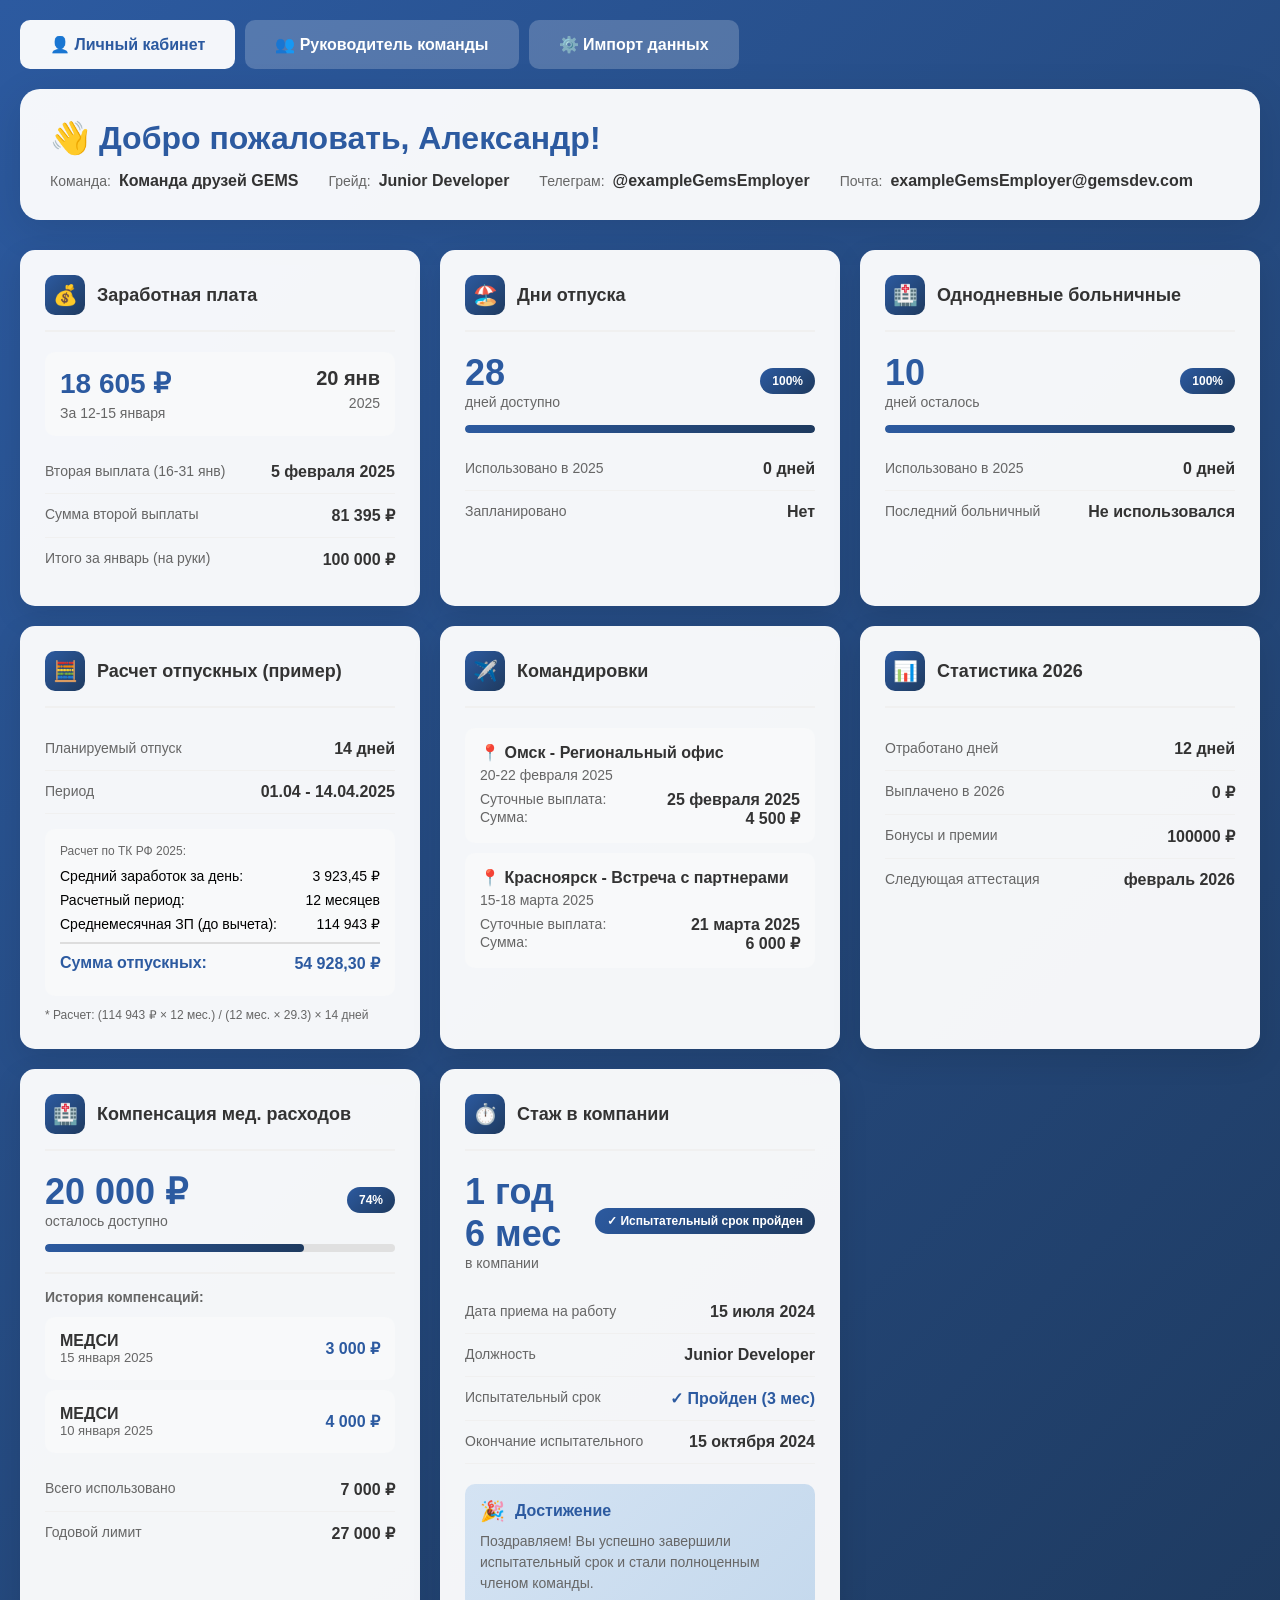
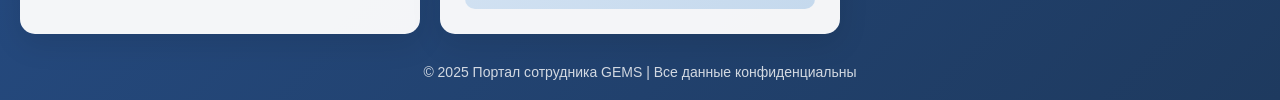
<file: 123/index.html>
<!doctype html>
<html lang="ru">
  <head>
    <meta charset="UTF-8" />
    <meta name="viewport" content="width=device-width, initial-scale=1.0" />
    <link rel="stylesheet" href="style.css" />
    <title>Портал сотрудника</title>
  </head>
  <body>
    <div class="container">
      <!-- Вкладки -->
      <div class="tabs">
        <button class="tab-button active" onclick="switchTab('employee')">
          👤 Личный кабинет
        </button>
        <button class="tab-button" onclick="switchTab('manager')">
          👥 Руководитель команды
        </button>
        <button class="tab-button" onclick="switchTab('admin')">
          ⚙️ Импорт данных
        </button>
      </div>

      <!-- Вкладка сотрудника -->
      <div id="employee-tab" class="tab-content active">
        <div class="header">
          <h1>👋 Добро пожаловать, Александр!</h1>
          <div class="employee-info">
            <div>
              <span>Команда:</span>
              <strong>Команда друзей GEMS</strong>
            </div>
            <div>
              <span>Грейд:</span>
              <strong>Junior Developer</strong>
            </div>
            <div>
              <span>Телеграм:</span>
              <strong>@exampleGemsEmployer</strong>
            </div>
            <div>
              <span>Почта:</span>
              <strong>exampleGemsEmployer@gemsdev.com</strong>
            </div>
          </div>
        </div>

        <div class="grid">
          <!-- Зарплата -->
          <div class="card">
            <div class="card-header">
              <div class="card-icon">💰</div>
              <div class="card-title">Заработная плата</div>
            </div>
            <div class="salary-info">
              <div>
                <div class="salary-amount">18 605 ₽</div>
                <div class="salary-date">За 12-15 января</div>
              </div>
              <div style="text-align: right">
                <div style="font-size: 20px; font-weight: 600; color: #333">
                  20 янв
                </div>
                <div class="salary-date">2025</div>
              </div>
            </div>
            <div class="info-row">
              <span class="info-label">Вторая выплата (16-31 янв)</span>
              <span class="info-value">5 февраля 2025</span>
            </div>
            <div class="info-row">
              <span class="info-label">Сумма второй выплаты</span>
              <span class="info-value">81 395 ₽</span>
            </div>
            <div class="info-row">
              <span class="info-label">Итого за январь (на руки)</span>
              <span class="info-value">100 000 ₽</span>
            </div>
          </div>

          <!-- Отпуск -->
          <div class="card">
            <div class="card-header">
              <div class="card-icon">🏖️</div>
              <div class="card-title">Дни отпуска</div>
            </div>
            <div
              style="
                display: flex;
                justify-content: space-between;
                align-items: center;
                margin-bottom: 15px;
              "
            >
              <div>
                <div style="font-size: 36px; font-weight: 700; color: #2c5aa0">
                  28
                </div>
                <div style="color: #666; font-size: 14px">дней доступно</div>
              </div>
              <div style="text-align: right">
                <div class="badge">100%</div>
              </div>
            </div>
            <div class="progress-bar">
              <div class="progress-fill" style="width: 100%"></div>
            </div>
            <div class="info-row" style="margin-top: 15px">
              <span class="info-label">Использовано в 2025</span>
              <span class="info-value">0 дней</span>
            </div>
            <div class="info-row">
              <span class="info-label">Запланировано</span>
              <span class="info-value">Нет</span>
            </div>
          </div>

          <!-- Больничные -->
          <div class="card">
            <div class="card-header">
              <div class="card-icon">🏥</div>
              <div class="card-title">Однодневные больничные</div>
            </div>
            <div
              style="
                display: flex;
                justify-content: space-between;
                align-items: center;
                margin-bottom: 15px;
              "
            >
              <div>
                <div style="font-size: 36px; font-weight: 700; color: #2c5aa0">
                  10
                </div>
                <div style="color: #666; font-size: 14px">дней осталось</div>
              </div>
              <div style="text-align: right">
                <div class="badge">100%</div>
              </div>
            </div>
            <div class="progress-bar">
              <div class="progress-fill" style="width: 100%"></div>
            </div>
            <div class="info-row" style="margin-top: 15px">
              <span class="info-label">Использовано в 2025</span>
              <span class="info-value">0 дней</span>
            </div>
            <div class="info-row">
              <span class="info-label">Последний больничный</span>
              <span class="info-value">Не использовался</span>
            </div>
          </div>

          <!-- Отпускные -->
          <div class="card">
            <div class="card-header">
              <div class="card-icon">🧮</div>
              <div class="card-title">Расчет отпускных (пример)</div>
            </div>
            <div class="info-row">
              <span class="info-label">Планируемый отпуск</span>
              <span class="info-value">14 дней</span>
            </div>
            <div class="info-row">
              <span class="info-label">Период</span>
              <span class="info-value">01.04 - 14.04.2025</span>
            </div>
            <div class="calculation-box">
              <div style="font-size: 12px; color: #666; margin-bottom: 10px">
                Расчет по ТК РФ 2025:
              </div>
              <div class="calc-row">
                <span>Средний заработок за день:</span>
                <span>3 923,45 ₽</span>
              </div>
              <div class="calc-row">
                <span>Расчетный период:</span>
                <span>12 месяцев</span>
              </div>
              <div class="calc-row">
                <span>Среднемесячная ЗП (до вычета):</span>
                <span>114 943 ₽</span>
              </div>
              <div class="calc-row total">
                <span>Сумма отпускных:</span>
                <span>54 928,30 ₽</span>
              </div>
            </div>
            <div
              style="
                margin-top: 10px;
                font-size: 12px;
                color: #666;
                line-height: 1.5;
              "
            >
              * Расчет: (114 943 ₽ × 12 мес.) / (12 мес. × 29.3) × 14 дней
            </div>
          </div>

          <!-- Командировки -->
          <div class="card">
            <div class="card-header">
              <div class="card-icon">✈️</div>
              <div class="card-title">Командировки</div>
            </div>
            <div class="trip-item">
              <div class="trip-destination">📍 Омск - Региональный офис</div>
              <div class="trip-dates">20-22 февраля 2025</div>
              <div class="info-row" style="border: none; padding: 8px 0 0 0">
                <span class="info-label">Суточные выплата:</span>
                <span class="info-value">25 февраля 2025</span>
              </div>
              <div class="info-row" style="border: none; padding: 0">
                <span class="info-label">Сумма:</span>
                <span class="info-value">4 500 ₽</span>
              </div>
            </div>
            <div class="trip-item">
              <div class="trip-destination">
                📍 Красноярск - Встреча с партнерами
              </div>
              <div class="trip-dates">15-18 марта 2025</div>
              <div class="info-row" style="border: none; padding: 8px 0 0 0">
                <span class="info-label">Суточные выплата:</span>
                <span class="info-value">21 марта 2025</span>
              </div>
              <div class="info-row" style="border: none; padding: 0">
                <span class="info-label">Сумма:</span>
                <span class="info-value">6 000 ₽</span>
              </div>
            </div>
          </div>

          <!-- Дополнительная информация -->
          <div class="card">
            <div class="card-header">
              <div class="card-icon">📊</div>
              <div class="card-title">Статистика 2026</div>
            </div>
            <div class="info-row">
              <span class="info-label">Отработано дней</span>
              <span class="info-value">12 дней</span>
            </div>
            <div class="info-row">
              <span class="info-label">Выплачено в 2026</span>
              <span class="info-value">0 ₽</span>
            </div>
            <div class="info-row">
              <span class="info-label">Бонусы и премии</span>
              <span class="info-value">100000 ₽</span>
            </div>
            <div class="info-row">
              <span class="info-label">Следующая аттестация</span>
              <span class="info-value">февраль 2026</span>
            </div>
          </div>

          <!-- Компенсация медицинских расходов -->
          <div class="card">
            <div class="card-header">
              <div class="card-icon">🏥</div>
              <div class="card-title">Компенсация мед. расходов</div>
            </div>
            <div
              style="
                display: flex;
                justify-content: space-between;
                align-items: center;
                margin-bottom: 15px;
              "
            >
              <div>
                <div style="font-size: 36px; font-weight: 700; color: #2c5aa0">
                  20 000 ₽
                </div>
                <div style="color: #666; font-size: 14px">
                  осталось доступно
                </div>
              </div>
              <div style="text-align: right">
                <div class="badge">74%</div>
              </div>
            </div>
            <div class="progress-bar">
              <div class="progress-fill" style="width: 74%"></div>
            </div>
            <div
              style="
                margin-top: 20px;
                padding-top: 15px;
                border-top: 2px solid #f0f0f0;
              "
            >
              <div
                style="
                  color: #666;
                  font-size: 14px;
                  margin-bottom: 12px;
                  font-weight: 600;
                "
              >
                История компенсаций:
              </div>
              <div class="trip-item">
                <div
                  style="
                    display: flex;
                    justify-content: space-between;
                    align-items: center;
                  "
                >
                  <div>
                    <div style="font-weight: 600; color: #333">МЕДСИ</div>
                    <div style="color: #666; font-size: 13px">
                      15 января 2025
                    </div>
                  </div>
                  <div style="font-weight: 700; color: #2c5aa0">3 000 ₽</div>
                </div>
              </div>
              <div class="trip-item">
                <div
                  style="
                    display: flex;
                    justify-content: space-between;
                    align-items: center;
                  "
                >
                  <div>
                    <div style="font-weight: 600; color: #333">МЕДСИ</div>
                    <div style="color: #666; font-size: 13px">
                      10 января 2025
                    </div>
                  </div>
                  <div style="font-weight: 700; color: #2c5aa0">4 000 ₽</div>
                </div>
              </div>
            </div>
            <div class="info-row" style="margin-top: 15px">
              <span class="info-label">Всего использовано</span>
              <span class="info-value">7 000 ₽</span>
            </div>
            <div class="info-row">
              <span class="info-label">Годовой лимит</span>
              <span class="info-value">27 000 ₽</span>
            </div>
          </div>

          <!-- Стаж в компании -->
          <div class="card">
            <div class="card-header">
              <div class="card-icon">⏱️</div>
              <div class="card-title">Стаж в компании</div>
            </div>
            <div
              style="
                display: flex;
                justify-content: space-between;
                align-items: center;
                margin-bottom: 20px;
              "
            >
              <div>
                <div style="font-size: 36px; font-weight: 700; color: #2c5aa0">
                  1 год<br />6 мес
                </div>
                <div style="color: #666; font-size: 14px">в компании</div>
              </div>
              <div style="text-align: right">
                <div class="badge">✓ Испытательный срок пройден</div>
              </div>
            </div>
            <div class="info-row">
              <span class="info-label">Дата приема на работу</span>
              <span class="info-value">15 июля 2024</span>
            </div>
            <div class="info-row">
              <span class="info-label">Должность</span>
              <span class="info-value">Junior Developer</span>
            </div>
            <div class="info-row">
              <span class="info-label">Испытательный срок</span>
              <span class="info-value" style="color: #2c5aa0"
                >✓ Пройден (3 мес)</span
              >
            </div>
            <div class="info-row">
              <span class="info-label">Окончание испытательного</span>
              <span class="info-value">15 октября 2024</span>
            </div>
            <div
              style="
                margin-top: 20px;
                padding: 15px;
                background: linear-gradient(135deg, #d4e3f3 0%, #c5d9ed 100%);
                border-radius: 10px;
              "
            >
              <div
                style="
                  display: flex;
                  align-items: center;
                  gap: 10px;
                  margin-bottom: 8px;
                "
              >
                <div style="font-size: 20px">🎉</div>
                <div style="font-weight: 600; color: #2c5aa0">Достижение</div>
              </div>
              <div style="color: #666; font-size: 14px; line-height: 1.5">
                Поздравляем! Вы успешно завершили испытательный срок и стали
                полноценным членом команды.
              </div>
            </div>
          </div>
        </div>
      </div>

      <!-- Вкладка руководителя -->
      <div id="manager-tab" class="tab-content">
        <div class="team-header">
          <h2>👥 команда друзей GEMS</h2>
          <p>Управление командой</p>
        </div>

        <div class="grid">
          <!-- Зарплаты сотрудников -->
          <div class="card">
            <div class="card-header">
              <div class="card-icon">💰</div>
              <div class="card-title">Зарплаты сотрудников</div>
            </div>
            <div class="employee-list-item">
              <span class="employee-name">Иванов И.</span>
              <span class="employee-value">120 000 ₽</span>
            </div>
            <div class="employee-list-item">
              <span class="employee-name">Петрова М.</span>
              <span class="employee-value">95 000 ₽</span>
            </div>
            <div class="employee-list-item">
              <span class="employee-name">Сидоров А.</span>
              <span class="employee-value">110 000 ₽</span>
            </div>
            <div class="employee-list-item">
              <span class="employee-name">Козлова Е.</span>
              <span class="employee-value">85 000 ₽</span>
            </div>
            <div class="employee-list-item">
              <span class="employee-name">Морозов Д.</span>
              <span class="employee-value">100 000 ₽</span>
            </div>
            <div
              style="
                margin-top: 20px;
                padding: 15px;
                background: linear-gradient(135deg, #d4e3f3 0%, #c5d9ed 100%);
                border-radius: 10px;
              "
            >
              <div
                style="
                  display: flex;
                  justify-content: space-between;
                  align-items: center;
                "
              >
                <span style="font-weight: 600; color: #2c5aa0"
                  >Общий ФОТ команды:</span
                >
                <span style="font-size: 20px; font-weight: 700; color: #2c5aa0"
                  >510 000 ₽</span
                >
              </div>
            </div>
          </div>

          <!-- Остатки отпусков -->
          <div class="card">
            <div class="card-header">
              <div class="card-icon">🏖️</div>
              <div class="card-title">Остатки отпусков</div>
            </div>
            <div class="employee-list-item">
              <span class="employee-name">Иванов И.</span>
              <span class="employee-value">28 дней</span>
            </div>
            <div class="employee-list-item">
              <span class="employee-name">Петрова М.</span>
              <span class="employee-value">14 дней</span>
            </div>
            <div class="employee-list-item">
              <span class="employee-name">Сидоров А.</span>
              <span class="employee-value">21 день</span>
            </div>
            <div class="employee-list-item">
              <span class="employee-name">Козлова Е.</span>
              <span class="employee-value">28 дней</span>
            </div>
            <div class="employee-list-item">
              <span class="employee-name">Морозов Д.</span>
              <span class="employee-value">7 дней</span>
            </div>
            <div
              style="
                margin-top: 20px;
                padding: 15px;
                background: #fff3cd;
                border-radius: 10px;
                border-left: 4px solid #ff9800;
              "
            >
              <div style="font-size: 14px; color: #856404">
                <strong>⚠️ Внимание:</strong> Морозов Д. имеет мало дней отпуска
                (7 дней)
              </div>
            </div>
          </div>

          <!-- Трекеры сотрудников -->
          <div class="card">
            <div class="card-header">
              <div class="card-icon">📋</div>
              <div class="card-title">Персональные трекеры</div>
            </div>
            <a
              href="https://tracker.gemsdev.com/ivanov"
              class="link-item"
              target="_blank"
            >
              <span class="employee-name">Иванов И.</span>
              <span class="link-url">tracker.gemsdev.com/ivanov</span>
            </a>
            <a
              href="https://tracker.gemsdev.com/petrova"
              class="link-item"
              target="_blank"
            >
              <span class="employee-name">Петрова М.</span>
              <span class="link-url">tracker.gemsdev.com/petrova</span>
            </a>
            <a
              href="https://tracker.gemsdev.com/sidorov"
              class="link-item"
              target="_blank"
            >
              <span class="employee-name">Сидоров А.</span>
              <span class="link-url">tracker.gemsdev.com/sidorov</span>
            </a>
            <a
              href="https://tracker.gemsdev.com/kozlova"
              class="link-item"
              target="_blank"
            >
              <span class="employee-name">Козлова Е.</span>
              <span class="link-url">tracker.gemsdev.com/kozlova</span>
            </a>
            <a
              href="https://tracker.gemsdev.com/morozov"
              class="link-item"
              target="_blank"
            >
              <span class="employee-name">Морозов Д.</span>
              <span class="link-url">tracker.gemsdev.com/morozov</span>
            </a>
          </div>
        </div>
      </div>

      <!-- Вкладка администратора -->
      <div id="admin-tab" class="tab-content">
        <div class="team-header">
          <h2>⚙️ Импорт данных</h2>
          <p>Управление командами и сотрудниками</p>
        </div>

        <div class="grid" style="grid-template-columns: 1fr">
          <!-- Импорт из файла -->
          <div class="card">
            <div class="card-header">
              <div class="card-icon">📂</div>
              <div class="card-title">Импорт из файла</div>
            </div>

            <div id="successMessage" class="success-message">
              ✅ Данные успешно импортированы!
            </div>

            <div id="errorMessage" class="error-message">
              ❌ Ошибка при импорте файла. Проверьте формат данных.
            </div>

            <div
              class="file-upload-area"
              id="fileUploadArea"
              onclick="document.getElementById('fileInput').click()"
            >
              <div class="file-upload-icon">📁</div>
              <div class="file-upload-text">
                Перетащите файл сюда или нажмите для выбора
              </div>
              <div class="file-upload-hint">
                Поддерживаются форматы: XLSX, CSV
              </div>
              <input
                type="file"
                id="fileInput"
                accept=".xlsx,.csv"
                style="display: none"
                onchange="handleFileUpload(event)"
              />
            </div>

            <div
              style="
                margin-top: 20px;
                padding: 15px;
                background: #e7f3ff;
                border-radius: 10px;
              "
            >
              <div
                style="font-weight: 600; color: #2c5aa0; margin-bottom: 10px"
              >
                📋 Формат файла:
              </div>
              <div style="font-size: 14px; color: #666; line-height: 1.8">
                <strong>Колонки:</strong> Команда | Фамилия | Имя | Email |
                Telegram | Зарплата | Отпуск (дни) | Руководитель (да/нет)<br />
                <strong>Пример:</strong> команда GEMS | Иванов | Иван |
                ivan@gems.com | @ivan | 120000 | 28 | да
              </div>
            </div>
          </div>

          <div class="divider"></div>

          <!-- Ручное добавление -->
          <div class="card">
            <div class="card-header">
              <div class="card-icon">✍️</div>
              <div class="card-title">Ручное добавление команды</div>
            </div>

            <div class="form-group">
              <label class="form-label">Название команды</label>
              <input
                type="text"
                id="teamName"
                class="form-input"
                placeholder="Например: команда друзей GEMS"
              />
            </div>

            <div style="margin-bottom: 20px">
              <div
                style="
                  display: flex;
                  justify-content: space-between;
                  align-items: center;
                  margin-bottom: 15px;
                "
              >
                <label class="form-label" style="margin-bottom: 0"
                  >Сотрудники команды</label
                >
                <button class="btn btn-secondary" onclick="addEmployeeRow()">
                  ➕ Добавить сотрудника
                </button>
              </div>

              <div id="employeesList">
                <!-- Первый сотрудник по умолчанию -->
                <div class="employee-row">
                  <div class="form-group" style="margin-bottom: 0">
                    <label class="form-label">Фамилия</label>
                    <input
                      type="text"
                      class="form-input employee-lastname"
                      placeholder="Иванов"
                    />
                  </div>
                  <div class="form-group" style="margin-bottom: 0">
                    <label class="form-label">Имя</label>
                    <input
                      type="text"
                      class="form-input employee-firstname"
                      placeholder="Иван"
                    />
                  </div>
                  <div class="form-group" style="margin-bottom: 0">
                    <label class="form-label">Email</label>
                    <input
                      type="email"
                      class="form-input employee-email"
                      placeholder="ivan@gemsdev.com"
                    />
                  </div>
                  <div class="form-group" style="margin-bottom: 0">
                    <label class="form-label">Telegram</label>
                    <input
                      type="text"
                      class="form-input employee-telegram"
                      placeholder="@ivan"
                    />
                  </div>
                  <div class="checkbox-group">
                    <input
                      type="checkbox"
                      class="employee-manager"
                      id="manager0"
                    />
                    <label for="manager0">Руководитель</label>
                  </div>
                  <button
                    class="btn-remove"
                    onclick="removeEmployeeRow(this)"
                    title="Удалить"
                  >
                    🗑️
                  </button>
                </div>
              </div>
            </div>

            <div class="form-group">
              <label class="form-label">Дополнительная информация</label>
              <div
                style="
                  display: grid;
                  grid-template-columns: repeat(auto-fit, minmax(200px, 1fr));
                  gap: 15px;
                "
              >
                <div>
                  <label class="form-label" style="font-size: 12px; color: #666"
                    >Зарплата (по умолчанию)</label
                  >
                  <input
                    type="number"
                    id="defaultSalary"
                    class="form-input"
                    placeholder="100000"
                    value="100000"
                  />
                </div>
                <div>
                  <label class="form-label" style="font-size: 12px; color: #666"
                    >Дней отпуска</label
                  >
                  <input
                    type="number"
                    id="defaultVacation"
                    class="form-input"
                    placeholder="28"
                    value="28"
                  />
                </div>
              </div>
            </div>

            <div style="display: flex; gap: 15px; flex-wrap: wrap">
              <button class="btn btn-primary" onclick="saveTeam()">
                💾 Сохранить команду
              </button>
              <button class="btn btn-secondary" onclick="clearForm()">
                🔄 Очистить форму
              </button>
            </div>
          </div>

          <!-- Список созданных команд -->
          <div class="card">
            <div class="card-header">
              <div class="card-icon">📊</div>
              <div class="card-title">Созданные команды</div>
            </div>

            <div id="teamsList">
              <div style="text-align: center; padding: 40px; color: #666">
                Нет созданных команд. Добавьте первую команду выше.
              </div>
            </div>
          </div>
        </div>
      </div>

      <div
        style="
          text-align: center;
          color: rgba(255, 255, 255, 0.8);
          font-size: 14px;
          margin-top: 30px;
        "
      >
        © 2025 Портал сотрудника GEMS | Все данные конфиденциальны
      </div>
    </div>

    <script>
      let employeeCounter = 1;
      let teams = [];

      function switchTab(tabName) {
        const tabs = document.querySelectorAll(".tab-content");
        tabs.forEach((tab) => tab.classList.remove("active"));

        const buttons = document.querySelectorAll(".tab-button");
        buttons.forEach((btn) => btn.classList.remove("active"));

        if (tabName === "employee") {
          document.getElementById("employee-tab").classList.add("active");
          buttons[0].classList.add("active");
        } else if (tabName === "manager") {
          document.getElementById("manager-tab").classList.add("active");
          buttons[1].classList.add("active");
        } else if (tabName === "admin") {
          document.getElementById("admin-tab").classList.add("active");
          buttons[2].classList.add("active");
        }
      }

      function addEmployeeRow() {
        const employeesList = document.getElementById("employeesList");
        const row = document.createElement("div");
        row.className = "employee-row";
        row.innerHTML = `
                <div class="form-group" style="margin-bottom: 0;">
                    <label class="form-label">Фамилия</label>
                    <input type="text" class="form-input employee-lastname" placeholder="Иванов">
                </div>
                <div class="form-group" style="margin-bottom: 0;">
                    <label class="form-label">Имя</label>
                    <input type="text" class="form-input employee-firstname" placeholder="Иван">
                </div>
                <div class="form-group" style="margin-bottom: 0;">
                    <label class="form-label">Email</label>
                    <input type="email" class="form-input employee-email" placeholder="ivan@gemsdev.com">
                </div>
                <div class="form-group" style="margin-bottom: 0;">
                    <label class="form-label">Telegram</label>
                    <input type="text" class="form-input employee-telegram" placeholder="@ivan">
                </div>
                <div class="checkbox-group">
                    <input type="checkbox" class="employee-manager" id="manager${employeeCounter}">
                    <label for="manager${employeeCounter}">Руководитель</label>
                </div>
                <button class="btn-remove" onclick="removeEmployeeRow(this)" title="Удалить">🗑️</button>
            `;
        employeesList.appendChild(row);
        employeeCounter++;
      }

      function removeEmployeeRow(button) {
        const employeesList = document.getElementById("employeesList");
        if (employeesList.children.length > 1) {
          button.parentElement.remove();
        } else {
          alert("Должен остаться хотя бы один сотрудник!");
        }
      }

      function clearForm() {
        document.getElementById("teamName").value = "";
        document.getElementById("employeesList").innerHTML = `
                <div class="employee-row">
                    <div class="form-group" style="margin-bottom: 0;">
                        <label class="form-label">Фамилия</label>
                        <input type="text" class="form-input employee-lastname" placeholder="Иванов">
                    </div>
                    <div class="form-group" style="margin-bottom: 0;">
                        <label class="form-label">Имя</label>
                        <input type="text" class="form-input employee-firstname" placeholder="Иван">
                    </div>
                    <div class="form-group" style="margin-bottom: 0;">
                        <label class="form-label">Email</label>
                        <input type="email" class="form-input employee-email" placeholder="ivan@gemsdev.com">
                    </div>
                    <div class="form-group" style="margin-bottom: 0;">
                        <label class="form-label">Telegram</label>
                        <input type="text" class="form-input employee-telegram" placeholder="@ivan">
                    </div>
                    <div class="checkbox-group">
                        <input type="checkbox" class="employee-manager" id="manager0">
                        <label for="manager0">Руководитель</label>
                    </div>
                    <button class="btn-remove" onclick="removeEmployeeRow(this)" title="Удалить">🗑️</button>
                </div>
            `;
        employeeCounter = 1;
      }

      function saveTeam() {
        const teamName = document.getElementById("teamName").value.trim();
        if (!teamName) {
          alert("Пожалуйста, укажите название команды!");
          return;
        }

        const rows = document.querySelectorAll(".employee-row");
        const employees = [];

        rows.forEach((row, index) => {
          const lastname = row.querySelector(".employee-lastname").value.trim();
          const firstname = row
            .querySelector(".employee-firstname")
            .value.trim();
          const email = row.querySelector(".employee-email").value.trim();
          const telegram = row.querySelector(".employee-telegram").value.trim();
          const isManager = row.querySelector(".employee-manager").checked;

          if (lastname && firstname) {
            employees.push({
              lastname,
              firstname,
              email,
              telegram,
              isManager,
              salary: document.getElementById("defaultSalary").value,
              vacation: document.getElementById("defaultVacation").value,
            });
          }
        });

        if (employees.length === 0) {
          alert("Добавьте хотя бы одного сотрудника!");
          return;
        }

        teams.push({ name: teamName, employees });
        displayTeams();
        clearForm();

        // Показать сообщение об успехе
        const successMsg = document.getElementById("successMessage");
        successMsg.style.display = "block";
        setTimeout(() => (successMsg.style.display = "none"), 3000);
      }

      function displayTeams() {
        const teamsList = document.getElementById("teamsList");

        if (teams.length === 0) {
          teamsList.innerHTML = `
                    <div style="text-align: center; padding: 40px; color: #666;">
                        Нет созданных команд. Добавьте первую команду выше.
                    </div>
                `;
          return;
        }

        let html = "";
        teams.forEach((team, teamIndex) => {
          html += `
                    <div style="margin-bottom: 25px; padding: 20px; background: #f8f9fa; border-radius: 10px;">
                        <div style="display: flex; justify-content: space-between; align-items: center; margin-bottom: 15px;">
                            <h3 style="color: #2c5aa0; font-size: 20px;">👥 ${team.name}</h3>
                            <button class="btn-remove" onclick="deleteTeam(${teamIndex})" title="Удалить команду">🗑️ Удалить</button>
                        </div>
                        <div style="color: #666; margin-bottom: 10px;">Сотрудников: ${team.employees.length}</div>
                `;

          team.employees.forEach((emp) => {
            html += `
                        <div class="employee-list-item">
                            <div>
                                <div class="employee-name">${emp.lastname} ${emp.firstname} ${emp.isManager ? "👑" : ""}</div>
                                <div style="font-size: 13px; color: #666;">${emp.email} • ${emp.telegram}</div>
                            </div>
                            <div style="text-align: right;">
                                <div class="employee-value">${parseInt(emp.salary).toLocaleString("ru-RU")} ₽</div>
                                <div style="font-size: 13px; color: #666;">Отпуск: ${emp.vacation} дней</div>
                            </div>
                        </div>
                    `;
          });

          html += "</div>";
        });

        teamsList.innerHTML = html;
      }

      function deleteTeam(index) {
        if (confirm("Вы уверены, что хотите удалить эту команду?")) {
          teams.splice(index, 1);
          displayTeams();
        }
      }

      function handleFileUpload(event) {
        const file = event.target.files[0];
        if (!file) return;

        const fileName = file.name.toLowerCase();
        const successMsg = document.getElementById("successMessage");
        const errorMsg = document.getElementById("errorMessage");

        if (fileName.endsWith(".xlsx") || fileName.endsWith(".csv")) {
          // Имитация успешной загрузки
          successMsg.style.display = "block";
          setTimeout(() => (successMsg.style.display = "none"), 3000);

          // Здесь должна быть реальная логика парсинга файла
          console.log("Файл загружен:", file.name);
        } else {
          errorMsg.style.display = "block";
          setTimeout(() => (errorMsg.style.display = "none"), 3000);
        }

        // Сброс input для возможности повторной загрузки того же файла
        event.target.value = "";
      }

      // Drag & Drop для файлов
      const uploadArea = document.getElementById("fileUploadArea");

      uploadArea.addEventListener("dragover", (e) => {
        e.preventDefault();
        uploadArea.classList.add("dragover");
      });

      uploadArea.addEventListener("dragleave", () => {
        uploadArea.classList.remove("dragover");
      });

      uploadArea.addEventListener("drop", (e) => {
        e.preventDefault();
        uploadArea.classList.remove("dragover");

        const files = e.dataTransfer.files;
        if (files.length > 0) {
          document.getElementById("fileInput").files = files;
          handleFileUpload({ target: { files } });
        }
      });
    </script>
  </body>
</html>
</file>
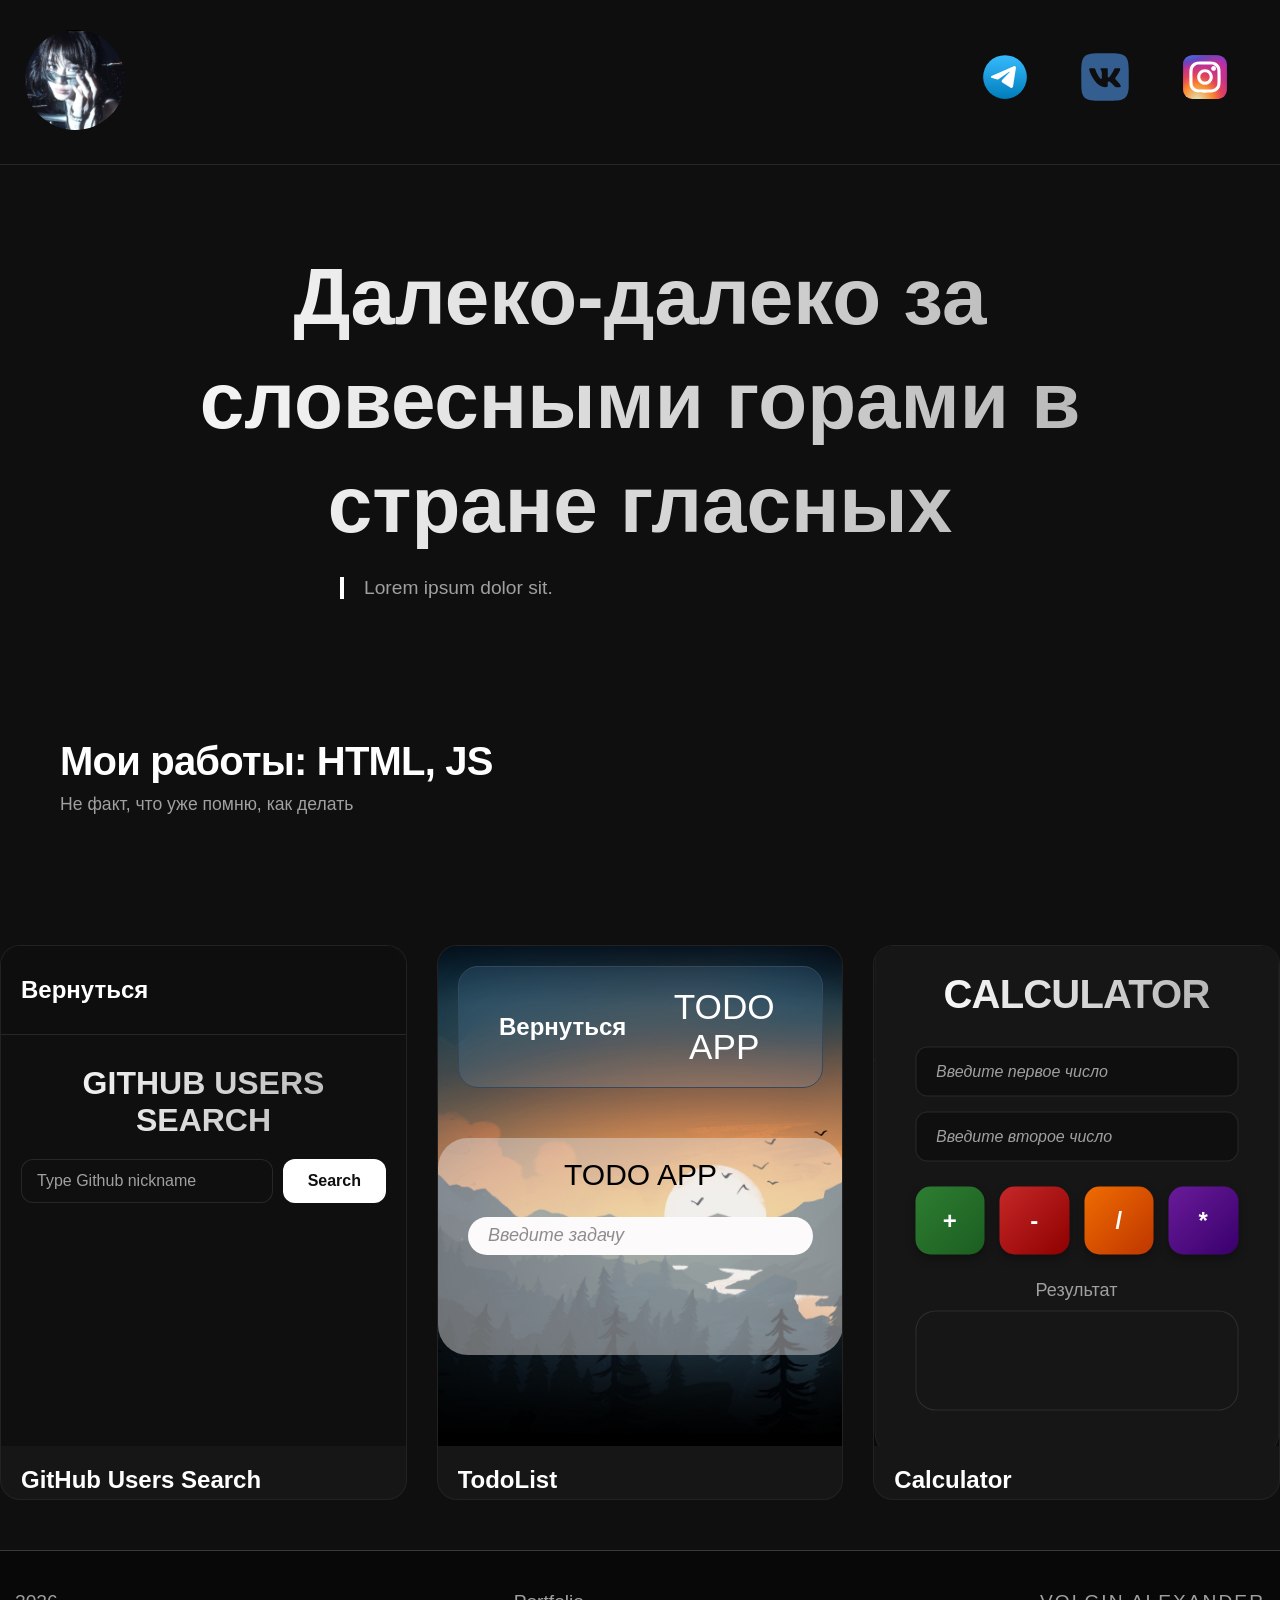
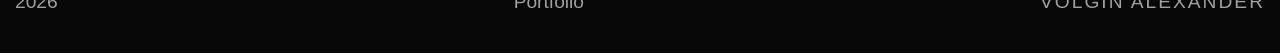
<file: adventure1/index.html>
<!DOCTYPE html>
<html lang="en">

<head>
    <meta charset="UTF-8">
    <meta name="viewport" content="width=device-width, initial-scale=1.0">
    <link rel="stylesheet" href="style/style.css">
    <title>Portfolio</title>
</head>

<body>
    <header class="header">
        <div class="logoContainer">
            <div class="logo">
                <img src="img/logo.jpg" alt="logo" class="logoImg">
            </div>
        </div>

        <div class="socialLinks">
            <a href="https://t.me/Sting59" class="socialLink" target="_blank">
                <img src="img/tg-svg.svg" alt="Telegram" class="socialIcon">
            </a>
            <a href="https://vk.com/aavolgin" class="socialLink" target="_blank">
                <img src="img/vk-svg.svg" alt="VK" class="socialIcon">
            </a>
            <a href="https://instagram.com/g59alexander" class="socialLink" target="_blank">
                <img src="img/inst-svg.svg" alt="Instagram" class="socialIcon">
            </a>
        </div>
    </header>
    <main>
        <section class="title">
            <div class="container">
                <h1 class="textContainer">Далеко-далеко за словесными горами в стране гласных</h1>
                <p class="textInfo">Lorem ipsum dolor sit.</p>
            </div>
        </section>

        <section class="works">
            <div class="container">
                <h2 class="worksTitle">Мои работы: HTML, JS</h2>
                <p class="worksDiscription">Не факт, что уже помню, как делать</p>
            </div>
        </section>

        <div class="worksJS">
            <!-- 1ая работа -->
            <a href="Github users/index.html" class="work-card">
                <div class="workCardImage">
                    <iframe src="Github users/index.html" frameborder="0" scrolling="no"></iframe>
                </div>
                <h3 class="wordCardTitle">GitHub Users Search</h3>
            </a>
            <!-- 2ая работа -->
            <a href="todoAppOOP/index.html" class="work-card">
                <div class="workCardImage">
                    <iframe src="todoAppOOP/index.html" frameborder="0" scrolling="no"></iframe>
                </div>
                <h3 class="wordCardTitle">TodoList</h3>
            </a>
            <!-- 3ая -->
            <a href="calculator/index.html" class="work-card">
                <div class="workCardImage">
                    <iframe src="calculator/index.html" frameborder="0" scrolling="no"></iframe>
                </div>
                <h3 class="wordCardTitle">Calculator</h3>
            </a>
        </div>
    </main>
    <footer class="footer">
        <div class="footerContainer">
            <p class="footerCopy">2026</p>
            <p class="footerCopy">Portfolio</p>
            <p class="footerText">Volgin Alexander</p>
        </div>
    </footer>
</body>

</html>
</file>
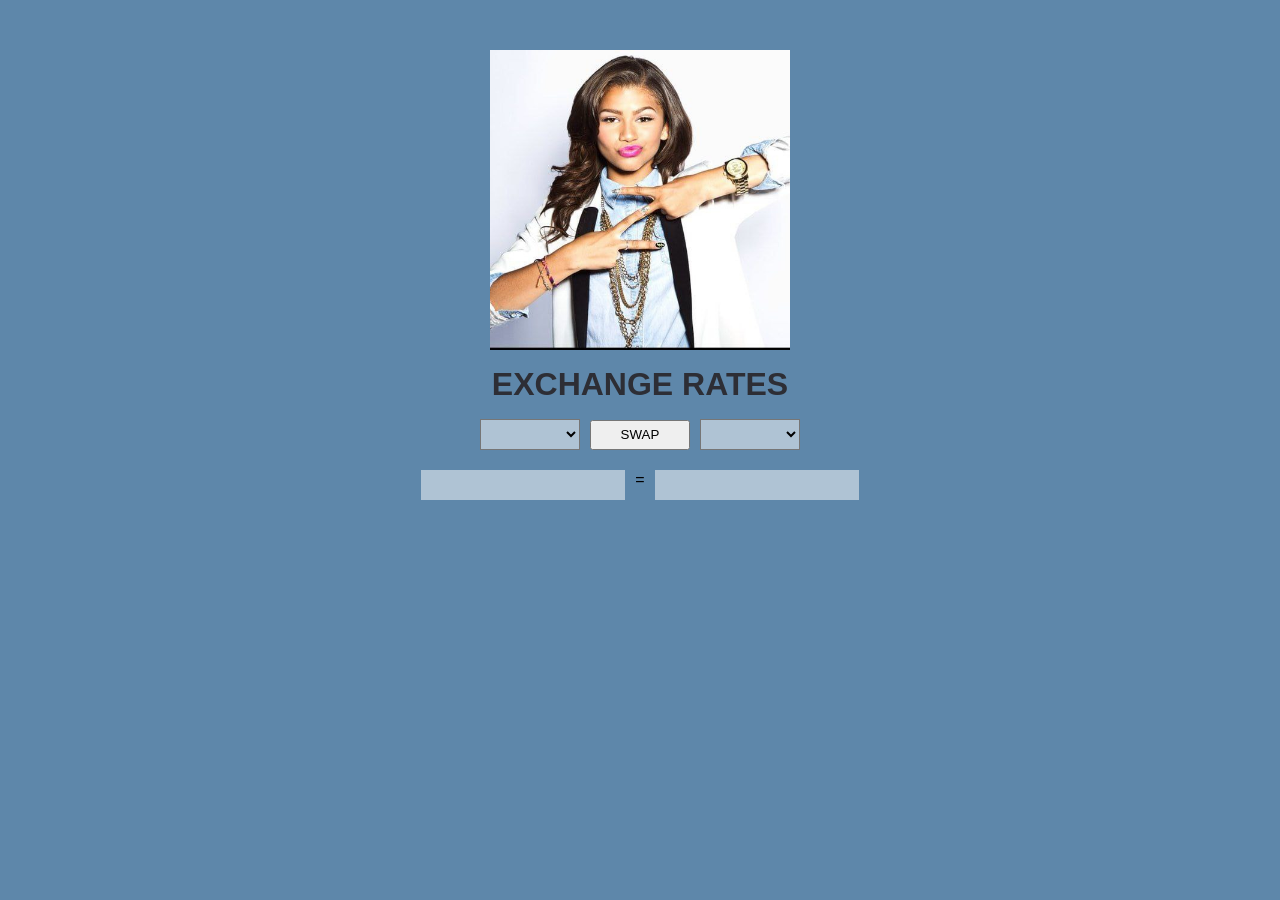
<file: exchangeRatesApp/index.html>
<!DOCTYPE html>
<html lang="en">

<head>
    <meta charset="UTF-8">
    <meta name="viewport" content="width=device-width, initial-scale=1.0">
    <link rel="stylesheet" href="style.css">
    <script src="helper.js" type="module"></script>
    <script src="script.js" type="module" defer></script>
    <title>Document</title>
</head>

<body>
    <a href="https://www.exchangerate-api.com" style="display: none;">Rates By Exchange Rate API</a>

    <div class="container">
        <img src="z.jpg" alt="logo" class="logo">
        <h1 class="title">Exchange rates</h1>
        <section class="info-container">
            <div class="controls-wrapper">
                <select name="firstSelect" id="" class="select-control" data-first-select></select>
                <button class="swap-btn" data-swap-btn>SWAP</button>
                <select name="secondSelect" id="" class="select-control" data-second-select></select>
            </div>

            <div class="controls-wrapper">
                <input type="number" class="input-control" data-first-input>
                <span>=</span>
                <input type="number" class="input-control" data-second-input>
            </div>
            <p data-comparison-info></p>
        </section>
    </div>
</body>

</html>
</file>
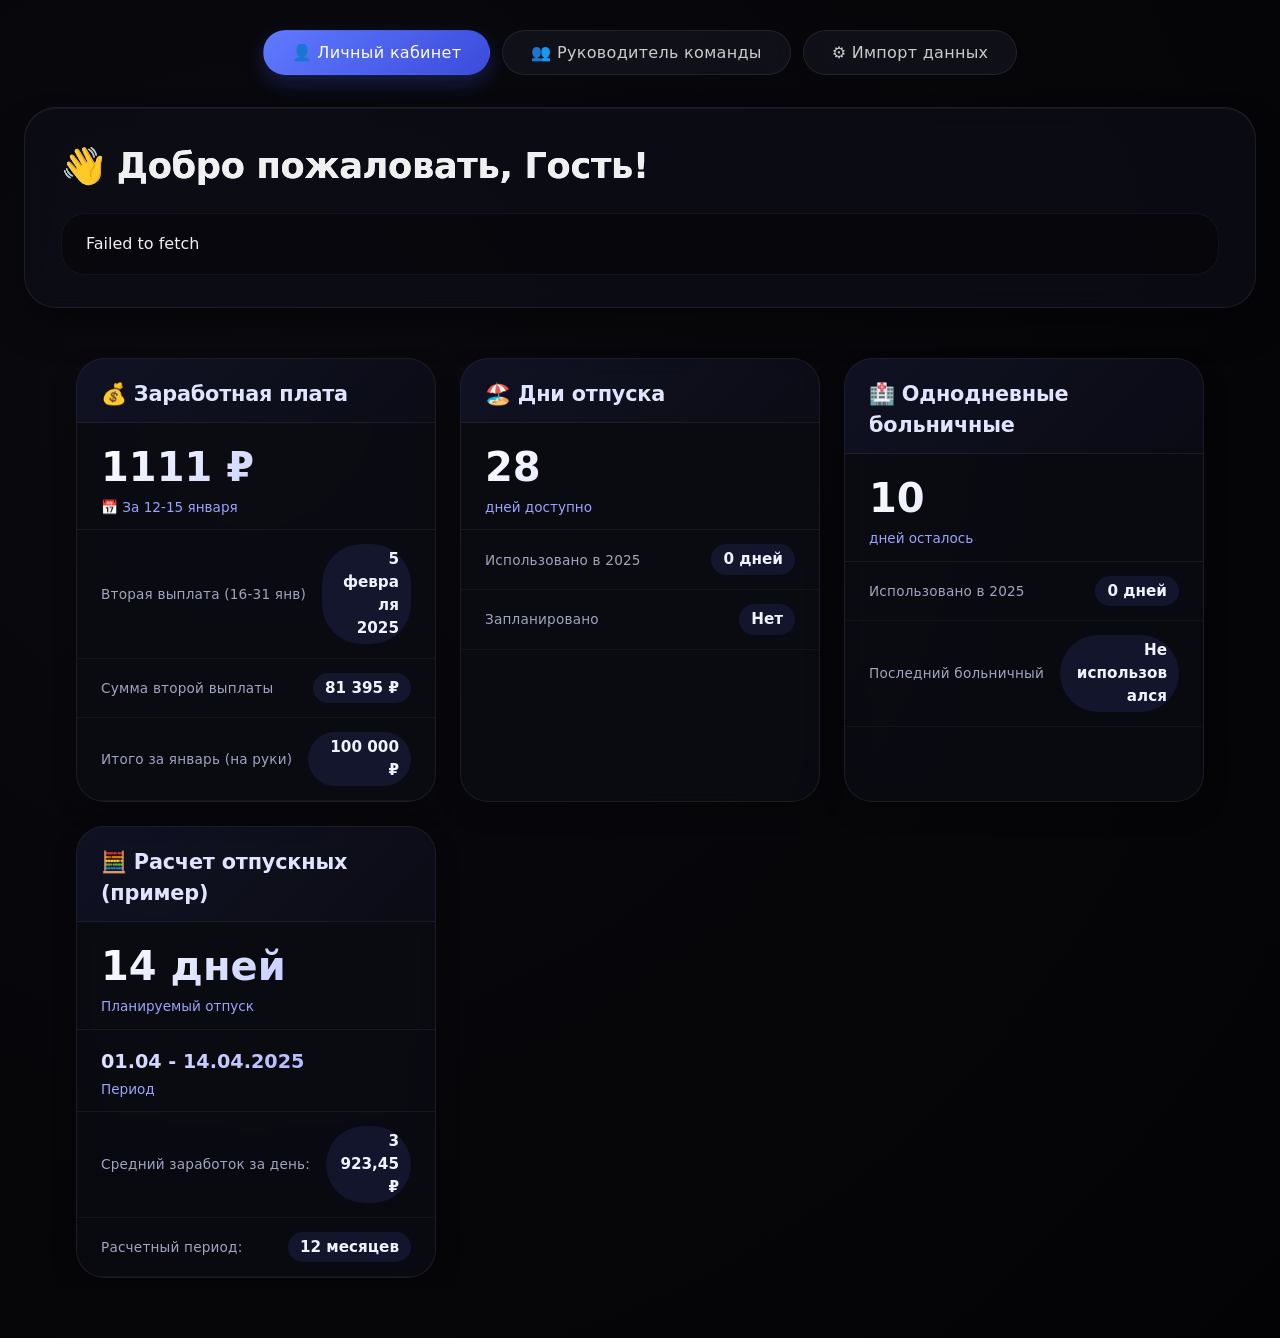
<file: 123/employee_portal/index.html>
<!DOCTYPE html>
<html lang="ru">

<head>
    <meta charset="UTF-8">
    <meta name="viewport" content="width=device-width, initial-scale=1.0">
    <link rel="stylesheet" href="style/style.css">
    <script src="script.js" defer></script>
    <title>Портал сотрудника</title>
</head>

<body>
    <header>
        <div class="tabs">
            <button class="tab-button active">👤 Личный кабинет</button>
            <button class="tab-button">👥 Руководитель команды</button>
            <button class="tab-button">⚙️ Импорт данных</button>
        </div>
    </header>
    <main>
        <div class="employee-tab">
            <section class="header">
                <h1></h1>
                <div class="employee-info">
                </div>
            </section>
        </div>
        <div class="grid">
            <article class="card">
                <header class="card-header">
                    <h2 class="card-title">💰 Заработная плата</h2>
                </header>

                <div class="salary-info">
                    <div class="salary-amount">1111 ₽</div>
                    <div class="salary-date">📅 За 12-15 января</div>
                </div>

                <dl class="salary-details">
                    <div class="info-row">
                        <dt>Вторая выплата (16-31 янв)</dt>
                        <dd>5 февраля 2025</dd>
                    </div>
                    <div class="info-row">
                        <dt>Сумма второй выплаты</dt>
                        <dd>81 395 ₽</dd>
                    </div>
                    <div class="info-row">
                        <dt>Итого за январь (на руки)</dt>
                        <dd>100 000 ₽</dd>
                    </div>
                </dl>
            </article>

            <article class="card">
                <header class="card-header">
                    <h2 class="card-title">🏖️ Дни отпуска</h2>
                </header>

                <div class="salary-info">
                    <div class="salary-amount">28</div>
                    <div class="salary-date">дней доступно</div>
                </div>

                <dl class="salary-details">
                    <div class="info-row">
                        <dt>Использовано в 2025</dt>
                        <dd>0 дней</dd>
                    </div>
                    <div class="info-row">
                        <dt>Запланировано</dt>
                        <dd>Нет</dd>
                    </div>
                </dl>
            </article>
            <article class="card">
                <header class="card-header">
                    <h2 class="card-title">🏥 Однодневные больничные</h2>
                </header>

                <div class="salary-info">
                    <div class="salary-amount">10</div>
                    <div class="salary-date">дней осталось</div>
                </div>

                <dl class="salary-details">
                    <div class="info-row">
                        <dt>Использовано в 2025</dt>
                        <dd>0 дней</dd>
                    </div>
                    <div class="info-row">
                        <dt>Последний больничный</dt>
                        <dd>Не использовался</dd>
                    </div>
                </dl>
            </article>
            <article class="card">
                <header class="card-header">
                    <h2 class="card-title">🧮 Расчет отпускных (пример)</h2>
                </header>

                <div class="salary-info">
                    <div class="salary-amount">14 дней</div>
                    <div class="salary-date">Планируемый отпуск</div>
                </div>
                <div class="salary-info">
                    <div class="salary-amount secondary">01.04 - 14.04.2025</div>
                    <div class="salary-date">Период</div>
                </div>

                <dl class="salary-details">
                    <div class="info-row">
                        <dt>Средний заработок за день:</dt>
                        <dd>3 923,45 ₽</dd>
                    </div>
                    <div class="info-row">
                        <dt>Расчетный период:</dt>
                        <dd>12 месяцев</dd>
                    </div>
                </dl>
            </article>
        </div>
    </main>
</body>

</html>
</file>
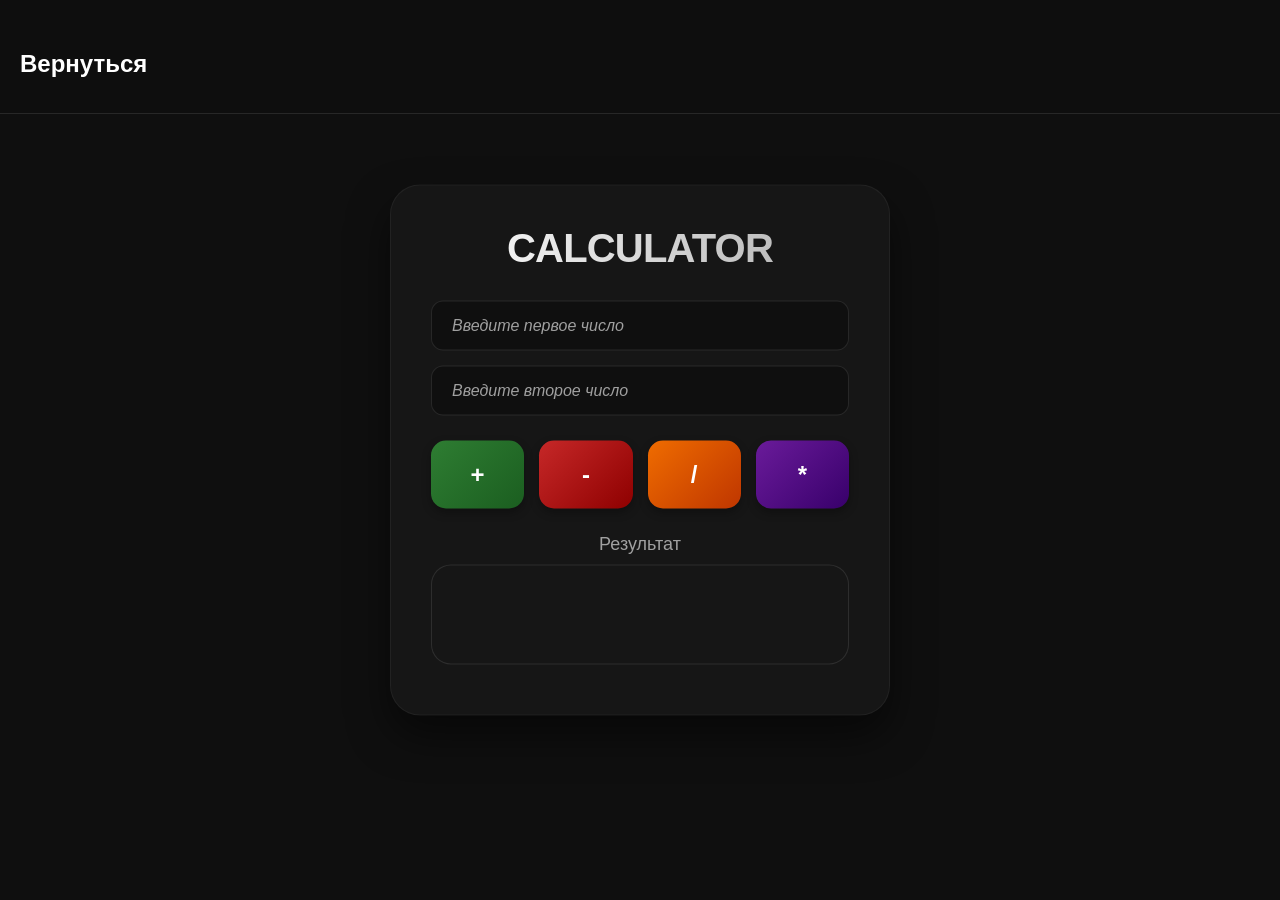
<file: adventure1/calculator/index.html>
<!DOCTYPE html>
<html lang="en">

<head>
    <meta charset="UTF-8">
    <meta name="viewport" content="width=device-width, initial-scale=1.0">
    <link rel="stylesheet" href="style.css">
    <script src="script.js" defer></script>
    <title>Calculator</title>
</head>

<body>
    <header class="header">
        <div class="backToMainMenu">
            <a href="../index.html" class="backMenu">Вернуться</a>
        </div>
    </header>
    <main class="main-container">
        <div class="title">
            <h1>Calculator</h1>
        </div>
        <div class="input-form">
            <input type="number" class="number-one" data-number-one placeholder="Введите первое число">
            <input type="number" class="number-two" data-number-two placeholder="Введите второе число">
        </div>
        <div class="button-form">
            <button class="plus" data-plus>+</button>
            <button class="minus" data-minus>-</button>
            <button class="share" data-share>/</button>
            <button class="multiply" data-multiply>*</button>
        </div>

        <p>Результат</p>
        <p class="result" data-number-result></p>
    </main>
</body>

</html>
</file>
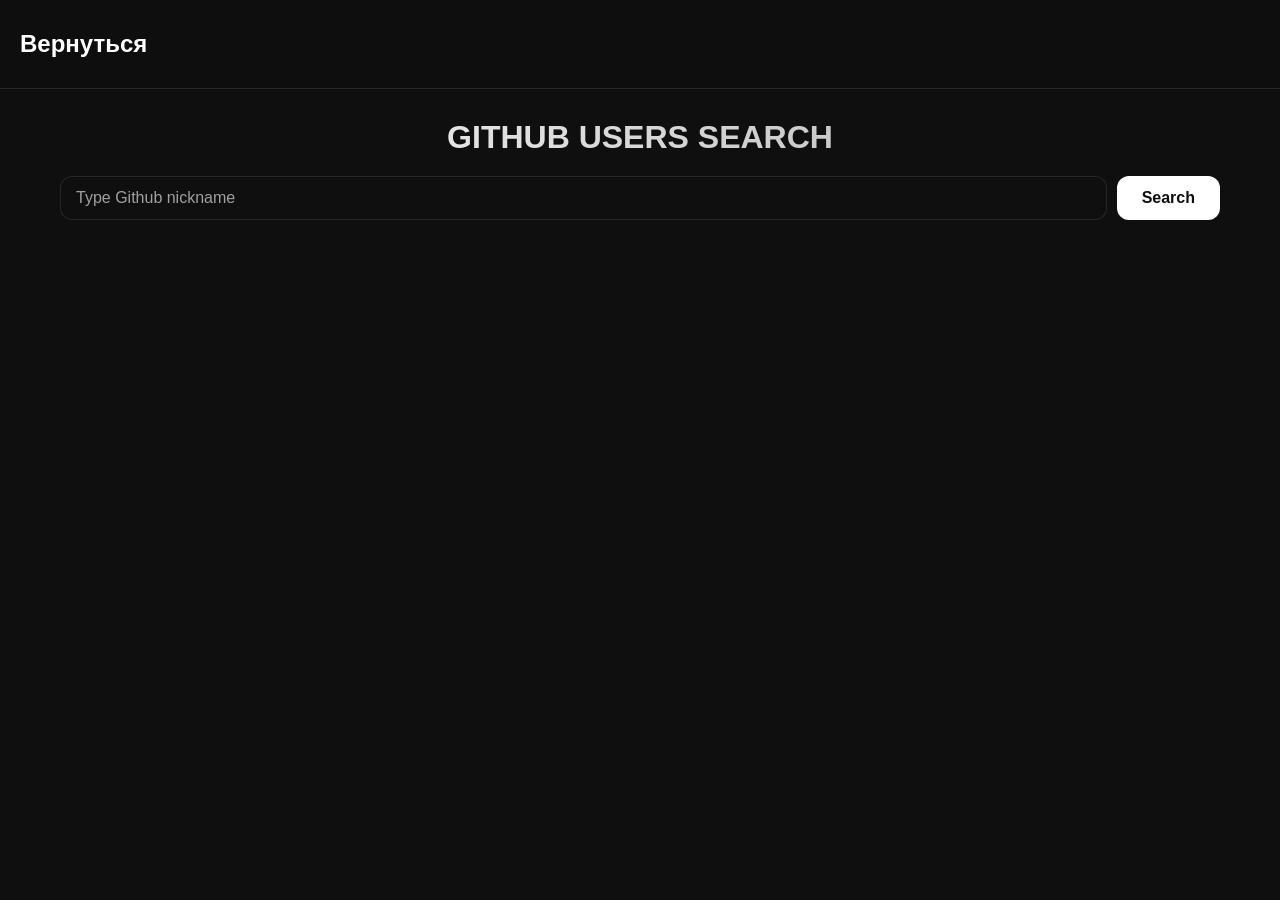
<file: adventure1/Github users/index.html>
<!DOCTYPE html>
<html lang="en">

<head>
    <meta charset="UTF-8">
    <meta name="viewport" content="width=device-width, initial-scale=1.0">
    <link rel="stylesheet" href="style.css">
    <script src="script.js" defer></script>
    <title>Document</title>
</head>

<body>
    <header class="header">
        <div class="backToMainMenu">
            <a href="../index.html" class="backMenu">Вернуться</a>
        </div>
    </header>
    <div class="container">
        <h1>Github users search</h1>
        <form class="search-form" data-search-form>
            <input type="text" class="input-search" data-search-input placeholder="Type Github nickname">
            <button type="submit" class="button-search" data-user-button>Search</button>
        </form>

        <div class="info-container" data-user-info-container></div>
        <div class="repos-container" data-repos-container></div>
    </div>
</body>

</html>
</file>
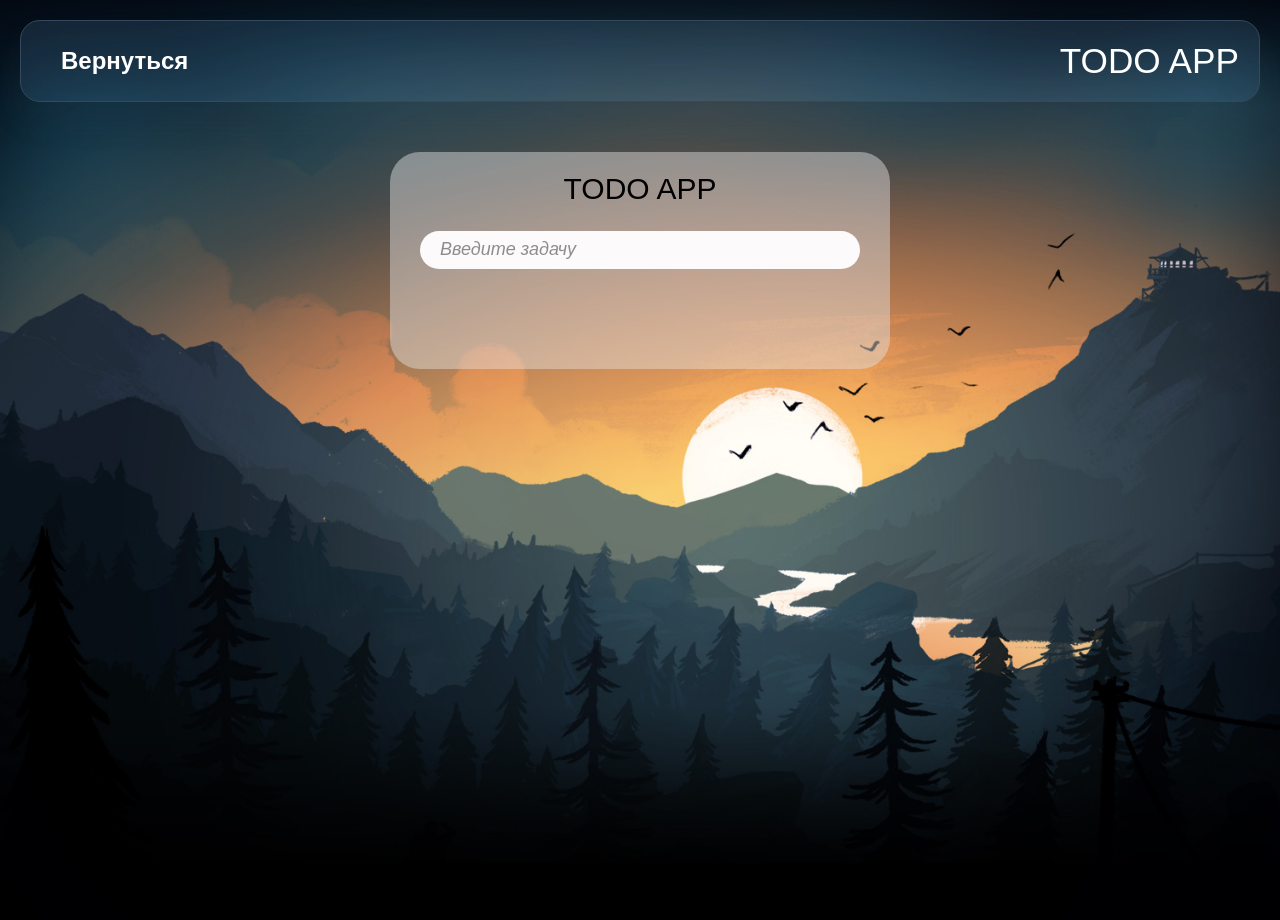
<file: adventure1/todoAppOOP/index.html>
<!DOCTYPE html>
<html lang="en">
<link>
<meta charset="UTF-8">
<meta name="viewport" content="width=device-width, initial-scale=1.0">
<link rel="stylesheet" href="style.css">
<script src="script.js" defer></script>
<title>Todo App OOP</title>
</head>

<body>
    <section>
        <header>
            <div class="backToMainMenu">
                <a href="../index.html" class="backMenu">Вернуться</a>
            </div>
            <div class="todoAppTitle">TODO APP</div>
        </header>
    </section>
    <div class="todoApp">
        <h1 class="todoListH1">Todo App</h1>
        <div class="todoBox">
            <div class="todoInputBox">
                <input type="text" class="todoInput" placeholder="Введите задачу" data-add-todo-input>
                <!-- <button class="todoBtnBox" data-add-todo-btn>Добавить</button> -->
            </div>
            <div class="todoListContainer" data-todo-container></div>
        </div>
    </div>
</body>

</html>
</file>
<file: 123/style.css>
* {
  margin: 0;
  padding: 0;
  box-sizing: border-box;
}

body {
  font-family:
    -apple-system, BlinkMacSystemFont, "Segoe UI", Roboto, Oxygen, Ubuntu,
    Cantarell, sans-serif;
  background: linear-gradient(135deg, #2c5aa0 0%, #1e3a5f 100%);
  min-height: 100vh;
  padding: 20px;
}

@media (max-width: 768px) {
  body {
    padding: 10px;
  }
}

.container {
  max-width: 1600px;
  margin: 0 auto;
}

.tabs {
  display: flex;
  gap: 10px;
  margin-bottom: 20px;
  flex-wrap: wrap;
}

.tab-button {
  padding: 15px 30px;
  background: rgba(255, 255, 255, 0.2);
  color: white;
  border: none;
  border-radius: 10px;
  font-size: 16px;
  font-weight: 600;
  cursor: pointer;
  transition: all 0.3s ease;
}

@media (max-width: 768px) {
  .tab-button {
    padding: 12px 20px;
    font-size: 14px;
    flex: 1;
    min-width: 140px;
  }
}

.tab-button:hover {
  background: rgba(255, 255, 255, 0.3);
}

.tab-button.active {
  background: rgba(255, 255, 255, 0.95);
  color: #2c5aa0;
}

.tab-content {
  display: none;
}

.tab-content.active {
  display: block;
}

.header {
  background: rgba(255, 255, 255, 0.95);
  padding: 30px;
  border-radius: 20px;
  margin-bottom: 30px;
  box-shadow: 0 10px 40px rgba(0, 0, 0, 0.1);
}

@media (max-width: 768px) {
  .header {
    padding: 20px;
    border-radius: 15px;
    margin-bottom: 20px;
  }
}

.header h1 {
  color: #2c5aa0;
  font-size: 32px;
  margin-bottom: 10px;
}

@media (max-width: 768px) {
  .header h1 {
    font-size: 24px;
  }
}

.header .employee-info {
  display: flex;
  gap: 30px;
  margin-top: 15px;
  flex-wrap: wrap;
}

.employee-info div {
  display: flex;
  align-items: center;
  gap: 8px;
  flex-wrap: wrap;
}

.employee-info span {
  color: #666;
  font-size: 14px;
  flex-shrink: 0;
}

.employee-info strong {
  color: #333;
  font-size: 16px;
  word-break: break-all;
  overflow-wrap: break-word;
}

@media (max-width: 768px) {
  .employee-info strong {
    font-size: 14px;
  }
}

.grid {
  display: grid;
  grid-template-columns: repeat(auto-fit, minmax(350px, 1fr));
  gap: 20px;
  margin-bottom: 20px;
}

@media (max-width: 768px) {
  .grid {
    grid-template-columns: 1fr;
    gap: 15px;
  }
}

.card {
  background: rgba(255, 255, 255, 0.95);
  padding: 25px;
  border-radius: 15px;
  box-shadow: 0 10px 30px rgba(0, 0, 0, 0.1);
  transition:
    transform 0.3s ease,
    box-shadow 0.3s ease;
}

@media (max-width: 768px) {
  .card {
    padding: 20px;
  }
}

.card:hover {
  transform: translateY(-5px);
  box-shadow: 0 15px 40px rgba(0, 0, 0, 0.15);
}

@media (max-width: 768px) {
  .card:hover {
    transform: none;
  }
}

.card-header {
  display: flex;
  align-items: center;
  gap: 12px;
  margin-bottom: 20px;
  padding-bottom: 15px;
  border-bottom: 2px solid #f0f0f0;
}

.card-icon {
  width: 40px;
  height: 40px;
  background: linear-gradient(135deg, #2c5aa0 0%, #1e3a5f 100%);
  border-radius: 10px;
  display: flex;
  align-items: center;
  justify-content: center;
  font-size: 20px;
}

.card-title {
  font-size: 18px;
  font-weight: 600;
  color: #333;
}

.salary-info {
  display: flex;
  justify-content: space-between;
  margin-bottom: 15px;
  padding: 15px;
  background: #f8f9fa;
  border-radius: 10px;
}

.salary-amount {
  font-size: 28px;
  font-weight: 700;
  color: #2c5aa0;
}

@media (max-width: 768px) {
  .salary-amount {
    font-size: 24px;
  }
}

.salary-date {
  color: #666;
  font-size: 14px;
  margin-top: 5px;
}

.info-row {
  display: flex;
  justify-content: space-between;
  padding: 12px 0;
  border-bottom: 1px solid #f0f0f0;
}

.info-row:last-child {
  border-bottom: none;
}

.info-label {
  color: #666;
  font-size: 14px;
}

.info-value {
  font-weight: 600;
  color: #333;
  font-size: 16px;
}

.progress-bar {
  width: 100%;
  height: 8px;
  background: #e0e0e0;
  border-radius: 10px;
  overflow: hidden;
  margin-top: 10px;
}

.progress-fill {
  height: 100%;
  background: linear-gradient(90deg, #2c5aa0 0%, #1e3a5f 100%);
  border-radius: 10px;
  transition: width 0.3s ease;
}

.badge {
  display: inline-block;
  padding: 6px 12px;
  background: linear-gradient(135deg, #2c5aa0 0%, #1e3a5f 100%);
  color: white;
  border-radius: 20px;
  font-size: 12px;
  font-weight: 600;
}

@media (max-width: 768px) {
  .badge {
    font-size: 11px;
    padding: 5px 10px;
  }
}

.trip-item {
  padding: 15px;
  background: #f8f9fa;
  border-radius: 10px;
  margin-bottom: 10px;
}

.trip-item:last-child {
  margin-bottom: 0;
}

.trip-destination {
  font-weight: 600;
  color: #333;
  margin-bottom: 5px;
}

.trip-dates {
  color: #666;
  font-size: 14px;
}

.calculation-box {
  background: #f8f9fa;
  padding: 15px;
  border-radius: 10px;
  margin-top: 15px;
}

.calc-row {
  display: flex;
  justify-content: space-between;
  margin-bottom: 8px;
  font-size: 14px;
}

.calc-row.total {
  font-weight: 700;
  font-size: 16px;
  color: #2c5aa0;
  padding-top: 10px;
  border-top: 2px solid #ddd;
  margin-top: 10px;
}

@media (max-width: 768px) {
  .calc-row.total {
    font-size: 15px;
  }
}

.employee-list-item {
  display: flex;
  justify-content: space-between;
  align-items: center;
  padding: 15px;
  background: #f8f9fa;
  border-radius: 10px;
  margin-bottom: 10px;
  transition: all 0.3s ease;
}

.employee-list-item:hover {
  background: #e9ecef;
  transform: translateX(5px);
}

.employee-name {
  font-weight: 600;
  color: #333;
  font-size: 16px;
}

.employee-value {
  font-weight: 700;
  color: #2c5aa0;
  font-size: 16px;
}

.link-item {
  display: flex;
  justify-content: space-between;
  align-items: center;
  padding: 15px;
  background: #f8f9fa;
  border-radius: 10px;
  margin-bottom: 10px;
  text-decoration: none;
  color: inherit;
  transition: all 0.3s ease;
}

.link-item:hover {
  background: #2c5aa0;
  color: white;
}

.link-item:hover .employee-name,
.link-item:hover .link-url {
  color: white;
}

.link-url {
  color: #2c5aa0;
  font-size: 14px;
  font-style: italic;
}

.team-header {
  text-align: center;
  padding: 20px;
  background: linear-gradient(135deg, #2c5aa0 0%, #1e3a5f 100%);
  color: white;
  border-radius: 15px;
  margin-bottom: 30px;
}

.team-header h2 {
  font-size: 28px;
  margin-bottom: 5px;
}

.team-header p {
  font-size: 16px;
  opacity: 0.9;
}

.form-group {
  margin-bottom: 20px;
}

.form-label {
  display: block;
  font-weight: 600;
  color: #333;
  margin-bottom: 8px;
  font-size: 14px;
}

.form-input {
  width: 100%;
  padding: 12px 15px;
  border: 2px solid #e0e0e0;
  border-radius: 10px;
  font-size: 16px;
  transition: all 0.3s ease;
  font-family: inherit;
}

.form-input:focus {
  outline: none;
  border-color: #2c5aa0;
  box-shadow: 0 0 0 3px rgba(44, 90, 160, 0.1);
}

.checkbox-group {
  display: flex;
  align-items: center;
  gap: 10px;
  padding: 12px;
  background: #f8f9fa;
  border-radius: 10px;
  cursor: pointer;
  transition: all 0.3s ease;
}

.checkbox-group:hover {
  background: #e9ecef;
}

.checkbox-group input[type="checkbox"] {
  width: 20px;
  height: 20px;
  cursor: pointer;
  accent-color: #2c5aa0;
}

.checkbox-group label {
  cursor: pointer;
  font-size: 14px;
  color: #333;
}

.btn {
  padding: 12px 24px;
  border: none;
  border-radius: 10px;
  font-size: 16px;
  font-weight: 600;
  cursor: pointer;
  transition: all 0.3s ease;
  display: inline-flex;
  align-items: center;
  gap: 8px;
}

.btn-primary {
  background: linear-gradient(135deg, #2c5aa0 0%, #1e3a5f 100%);
  color: white;
}

.btn-primary:hover {
  transform: translateY(-2px);
  box-shadow: 0 5px 15px rgba(44, 90, 160, 0.3);
}

.btn-secondary {
  background: #6c757d;
  color: white;
}

.btn-secondary:hover {
  background: #5a6268;
  transform: translateY(-2px);
}

.btn-success {
  background: #28a745;
  color: white;
}

.btn-success:hover {
  background: #218838;
  transform: translateY(-2px);
}

.file-upload-area {
  border: 3px dashed #2c5aa0;
  border-radius: 15px;
  padding: 40px;
  text-align: center;
  background: #f8f9fa;
  cursor: pointer;
  transition: all 0.3s ease;
}

.file-upload-area:hover {
  background: #e9ecef;
  border-color: #1e3a5f;
}

.file-upload-area.dragover {
  background: #d4e3f3;
  border-color: #1e3a5f;
}

.file-upload-icon {
  font-size: 48px;
  margin-bottom: 15px;
}

.file-upload-text {
  font-size: 16px;
  color: #333;
  margin-bottom: 10px;
}

.file-upload-hint {
  font-size: 14px;
  color: #666;
}

.employee-row {
  display: grid;
  grid-template-columns: 2fr 2fr 2fr 1.5fr 1fr auto;
  gap: 15px;
  align-items: end;
  padding: 15px;
  background: #f8f9fa;
  border-radius: 10px;
  margin-bottom: 10px;
}

@media (max-width: 768px) {
  .employee-row {
    grid-template-columns: 1fr;
    gap: 10px;
  }
}

.btn-remove {
  background: #dc3545;
  color: white;
  padding: 10px 15px;
  border: none;
  border-radius: 8px;
  cursor: pointer;
  font-size: 16px;
  transition: all 0.3s ease;
}

.btn-remove:hover {
  background: #c82333;
}

.success-message {
  padding: 15px;
  background: #d4edda;
  border: 1px solid #c3e6cb;
  border-radius: 10px;
  color: #155724;
  margin-bottom: 20px;
  display: none;
}

.error-message {
  padding: 15px;
  background: #f8d7da;
  border: 1px solid #f5c6cb;
  border-radius: 10px;
  color: #721c24;
  margin-bottom: 20px;
  display: none;
}

.divider {
  height: 2px;
  background: linear-gradient(90deg, transparent, #2c5aa0, transparent);
  margin: 30px 0;
}
</file>
<file: adventure1/style/style.css>
* {
    margin: 0;
    padding: 0;
    box-sizing: border-box;
}


body {
    font-family: sans-serif;
    background-color: #0f0f0f;
    color: #ffffff;
}


/* Шапка */
.header {
    padding: 30px 0;
    border-bottom: 1px solid rgb(255, 255, 255, 0.1);
    background-color: rgba(15, 15, 15, 0.877);
    backdrop-filter: blur(5px);
    position: sticky;
    top: 0;
    display: flex;
    justify-content: space-between;
}

.container {
    max-width: 1200px;
    margin: 0 auto;
    padding: 0 20px;
}

.logoContainer {
    display: flex;
    justify-content: space-between;
    align-items: center;
    flex-shrink: 0;
}

.socialLinks {
    display: flex;
    gap: 50px;
    align-items: center;
    margin-right: 50px;
}

.socialLink {
    display: flex;
    flex-direction: column;
    align-items: center;
    text-decoration: none;
    color: #ffffff;
    transition: opacity 0.3s;
}

.socialLink:hover {
    opacity: 0.7;
}

.socialIcon {
    width: 50px;
    height: 50px;
    margin-bottom: 10px;
}

.logoImg {
    height: 100px;
    width: 100px;
    object-fit: cover;
    border-radius: 50%;
    margin-left: 25px;
}

/* Главная страница */

.title {
    padding: 80px 0 60px 0;
    text-align: center;
}

.textContainer {
    font-size: clamp(2.5rem, 8vw, 5rem);
    line-height: 1.3;
    margin-bottom: 20px;
    background: linear-gradient(to right, #fff, #b0b0b0);
    color: transparent;
    background-clip: text;
}

.textInfo {
    font-size: 1.2rem;
    color: #a0a0a0;
    max-width: 600px;
    margin: 0 auto;
    border-left: 4px solid #fff;
    padding-left: 20px;
    text-align: left;
}

/* Работы */
.works {
    padding: 80px 0;
}

.worksTitle {
    font-size: 2.5rem;
    font-weight: 600;
    margin-bottom: 10px;
    letter-spacing: -0.02em;
}

.worksDiscription {
    font-size: 1.1rem;
    color: #a0a0a0;
    margin-bottom: 50px;
    max-width: 500px;
}

.worksJS {
    display: grid;
    gap: 30px;
    grid-template-columns: repeat(auto-fit, minmax(300px, 1fr));
}

.work-card {
    display: block;
    text-decoration: none;
    color: white;
    background-color: #161616;
    border-radius: 20px;
    overflow: hidden;
    transition: transform 0.3s ease, box-shadow 0.3s ease;
    border: 1px solid rgba(255, 255, 255, 0.05);
}

.work-card:hover {
    transform: translateY(-8px);
    box-shadow: 0 20px 40px rgba(0, 0, 0, 0.5);
    border-color: rgba(255, 255, 255, 0.2);
}

.workCardImage {
    width: 100%;
    height: 500px;
    /* Фиксированная высота */
    overflow: hidden;
}

.workCardImage img {
    width: 100%;
    height: 100%;
    object-fit: cover;
    /* Обрезает изображение, чтобы заполнить контейнер */
    transition: transform 0.5s ease;
    display: block;
}

.workCardImage:hover .workCardImage img {
    transform: scale(1.05);
}

.wordCardTitle {
    font-size: 1.5rem;
    font-weight: 600;
    padding: 20px 20px 5px 20px;
}

.wordCardDesk {
    font-size: 0.95rem;
    color: #b0b0b0;
    padding: 0 20px 20px 20px;
}

.workCardImage iframe {
    width: 100%;
    height: 500px;
    border: none;
    pointer-events: none;
    /* чтобы iframe не перехватывал клики */
}

/* footer */

.footer {
    margin-top: 50px;
    padding: 40px 0;
    border-top: 1px solid rgba(255, 255, 255, 0.2);
    background-color: #080808;
}

.footerContainer {
    display: flex;
    justify-content: space-between;
    align-items: center;
    color: #a0a0a0;
    padding: 0 15px;
}

.footerCopy {
    font-size: 1.2rem;
}

.footerText {
    font-size: 1.2rem;
    text-transform: uppercase;
    letter-spacing: 2px;
}
</file>
<file: exchangeRatesApp/style.css>
* {
    box-sizing: border-box;
}

body {
    margin: 0;
    font-family: 'Segoe UI', Tahoma, Geneva, Verdana, sans-serif;
    background-color: rgb(94, 135, 170);
    min-height: 100vh;
    display: flex;
    justify-content: center;
    align-items: flex-start;
}

.container {
    width: 100%;
    max-width: 500px;
    padding: 50px 10px;
    display: flex;
    flex-direction: column;
    justify-content: flex-start;
    align-items: center;
    gap: 16px;
}

.logo {
    height: 300px;
    width: 300px;
    object-fit: cover;
}

.title {
    margin: 0;
    text-transform: uppercase;
    text-align: center;
    color: rgb(45, 46, 53);
}

.info-container {
    display: flex;
    flex-direction: column;
    justify-content: flex-start;
    align-items: center;
    gap: 10px;
}

.controls-wrapper {
    display: flex;
    justify-content: center;
    align-items: center;
    gap: 10px;
}

.select-control {
    font-size: 16px;
    width: 100px;
    padding: 5px;
    background-color: rgba(255, 255, 255, 0.5);
}

.swap-btn {
    width: 100px;
    height: 30px;
    cursor: pointer;
}

.input-control{
    width: 100%;
    font-size: 16px;
    height: 30px;
    margin-top: 10px;
    background-color: rgba(255, 255, 255, 0.5);
    border: none;
    outline: none;
}
</file>
<file: 123/employee_portal/style/style.css>
* {
    margin: 0;
    padding: 0;
    box-sizing: border-box;
}

body {
    font-family: 'Segoe UI', 'Inter', system-ui, -apple-system, BlinkMacSystemFont, 'Roboto', sans-serif;
    background: radial-gradient(circle at 20% 30%, #0a0a0f, #030305);
    color: #f0f0f0;
    min-height: 100vh;
    padding: 30px 24px 50px;
    line-height: 1.5;
}

.header {
    background: rgba(15, 15, 25, 0.65);
    backdrop-filter: blur(12px);
    border-radius: 32px;
    padding: 32px 36px;
    margin-bottom: 40px;
    border: 1px solid rgba(255, 255, 255, 0.08);
    box-shadow: 0 20px 40px -12px rgba(0, 0, 0, 0.5), inset 0 1px 0 rgba(255, 255, 255, 0.05);
}

.header h1 {
    font-size: 2.2rem;
    font-weight: 600;
    background: linear-gradient(135deg, #ffffff, #bfc9ff);
    background-clip: text;
    margin-bottom: 20px;
    letter-spacing: -0.3px;
}

.tabs {
    display: flex;
    gap: 12px;
    margin-bottom: 32px;
    flex-wrap: wrap;
    justify-content: center;
}

.tab-button {
    background: rgba(20, 20, 30, 0.7);
    backdrop-filter: blur(8px);
    border: 1px solid rgba(255, 255, 255, 0.08);
    padding: 12px 28px;
    font-size: 1rem;
    font-weight: 500;
    border-radius: 60px;
    color: #ccc;
    cursor: pointer;
    transition: all 0.25s ease;
    font-family: inherit;
    letter-spacing: 0.3px;
    display: inline-flex;
    align-items: center;
    gap: 8px;
}

.tab-button:hover {
    background: rgba(80, 100, 255, 0.2);
    border-color: rgba(100, 130, 255, 0.5);
    color: white;
    transform: translateY(-2px);
}

.tab-button.active {
    background: linear-gradient(135deg, #5f7aff, #3b4bdb);
    border-color: transparent;
    color: white;
    box-shadow: 0 8px 20px rgba(59, 75, 219, 0.3);
}

.employee-info {
    display: flex;
    flex-wrap: wrap;
    align-items: baseline;
    gap: 12px 28px;
    background: rgba(0, 0, 0, 0.35);
    padding: 18px 24px;
    border-radius: 24px;
    margin-top: 8px;
    border: 1px solid rgba(255, 255, 255, 0.05);
}

.employee-info span {
    font-size: 0.85rem;
    font-weight: 500;
    text-transform: uppercase;
    letter-spacing: 1px;
    color: #9aa4ff;
    background: rgba(90, 110, 255, 0.15);
    padding: 4px 10px;
    border-radius: 30px;
}

.employee-info strong {
    font-weight: 600;
    color: #f2f2f2;
    background: rgba(255, 255, 255, 0.05);
    padding: 4px 12px;
    border-radius: 30px;
    font-size: 0.95rem;
    word-break: break-word;
}


.grid {
    display: grid;
    grid-template-columns: repeat(auto-fill, minmax(360px, 360px));
    gap: 24px;
    margin-top: 20px;
    justify-content: center;
    overflow-x: auto;
    padding-bottom: 10px;
    padding-top: 10px;
}

.card {
    width: 360px;
    background: rgba(12, 12, 20, 0.7);
    backdrop-filter: blur(10px);
    border-radius: 28px;
    border: 1px solid rgba(255, 255, 255, 0.08);
    overflow: hidden;
    transition: all 0.3s ease;
    box-shadow: 0 10px 30px -8px rgba(0, 0, 0, 0.4);
    display: flex;
    flex-direction: column;
}

.card:hover {
    transform: translateY(-4px);
    border-color: rgba(95, 122, 255, 0.3);
    box-shadow: 0 20px 35px -12px rgba(59, 75, 219, 0.2);
}

.card-header {
    font-size: 1.3rem;
    font-weight: 600;
    padding: 20px 24px 12px;
    border-bottom: 1px solid rgba(255, 255, 255, 0.06);
    background: linear-gradient(135deg, rgba(95, 122, 255, 0.08), rgba(59, 75, 219, 0.02));
}

.card-title {
    font-size: 1.3rem;
    font-weight: 600;
    color: #e0e4ff;
    letter-spacing: -0.2px;
    display: flex;
    align-items: center;
    gap: 8px;
}


.salary-info {
    padding: 20px 24px 12px;
    border-bottom: 1px solid rgba(255, 255, 255, 0.06);
}

.salary-amount {
    font-size: 2.5rem;
    font-weight: 700;
    background: linear-gradient(135deg, #ffffff, #a5b2ff);
    background-clip: text;
    -webkit-background-clip: text;
    color: transparent;
    line-height: 1.2;
}

.salary-amount.secondary {
    font-size: 1.2rem;
    background: linear-gradient(135deg, #e0e4ff, #9aa4ff);
    background-clip: text;
    -webkit-background-clip: text;
}

.salary-date {
    font-size: 0.85rem;
    color: #9aa4ff;
    margin-top: 6px;
    display: flex;
    align-items: center;
    gap: 6px;
}

.salary-details {
    flex: 1;
    display: flex;
    flex-direction: column;
}

.salary-date::before {
    font-size: 0.9rem;
}

.info-row {
    display: flex;
    justify-content: space-between;
    align-items: center;
    padding: 14px 24px;
    border-bottom: 1px solid rgba(255, 255, 255, 0.04);
    gap: 16px;
}


.info-row:hover {
    background: rgba(95, 122, 255, 0.05);
}

.info-row dt {
    font-size: 0.85rem;
    font-weight: 500;
    color: #a0a5c0;
    letter-spacing: 0.2px;
    flex-shrink: 0;
}

.info-row dd {
    font-weight: 600;
    font-size: 0.95rem;
    color: #f0f2ff;
    background: rgba(90, 110, 255, 0.12);
    padding: 4px 12px;
    border-radius: 40px;
    text-align: right;
    word-break: break-word;
    max-width: 60%;
}

.info-label {
    font-size: 0.85rem;
    font-weight: 500;
    color: #a0a5c0;
    letter-spacing: 0.2px;
}

.info-value {
    font-weight: 600;
    font-size: 1rem;
    color: #f0f2ff;
    background: rgba(90, 110, 255, 0.12);
    padding: 4px 12px;
    border-radius: 40px;
}


/* итоговая сумма — акцент */
.info-row:last-of-type .info-value {
    background: linear-gradient(135deg, #5f7aff, #3b4bdb);
    color: white;
    font-weight: 700;
    box-shadow: 0 2px 8px rgba(59, 75, 219, 0.3);
}
</file>
<file: adventure1/calculator/style.css>
* {
    margin: 0;
    padding: 0;
    box-sizing: border-box;
}

body {
    font-family: sans-serif;
    background-color: #0f0f0f;
    color: #ffffff;
    min-height: 100vh;
    position: relative;
}

.header {
    padding: 30px 0;
    border-bottom: 1px solid rgb(255, 255, 255, 0.1);
    background-color: rgba(15, 15, 15, 0.877);
    backdrop-filter: blur(5px);
    position: sticky;
    top: 0;
    display: flex;
    justify-content: space-between;
}

.container {
    max-width: 1200px;
    margin: 0 auto;
    padding: 0 20px;
}

.backMenu {
    font-size: 1.5rem;
    font-weight: 600;
    padding: 20px 20px 5px 20px;
    text-decoration: none;
    color: white;
    display: inline-block;
    transition: opacity 0.3s;
}

.backMenu:hover {
    opacity: 0.7;
}

/* Главный контейнер калькулятора */
.main-container {
    background-color: #161616;
    border: 1px solid rgba(255, 255, 255, 0.05);
    border-radius: 30px;
    box-shadow: 0 20px 40px rgba(0, 0, 0, 0.5);
    padding: 40px;
    width: 100%;
    max-width: 500px;
    transition: transform 0.3s ease, box-shadow 0.3s ease;
    position: absolute;
    top: 50%;
    left: 50%;
    transform: translate(-50%, -50%);
}

.main-container:hover {
    transform: translate(-50%, -52%);
    box-shadow: 0 30px 60px rgba(0, 0, 0, 0.6);
    border-color: rgba(255, 255, 255, 0.1);
}

.title {
    text-align: center;
    margin-bottom: 30px;
}

.title h1 {
    font-size: 2.5rem;
    font-weight: 600;
    letter-spacing: -0.02em;
    background: linear-gradient(to right, #fff, #b0b0b0);
    color: transparent;
    background-clip: text;
    text-transform: uppercase;
}

.input-form {
    display: flex;
    flex-direction: column;
    gap: 15px;
    margin-bottom: 25px;
}

.number-one,
.number-two {
    padding: 15px 20px;
    background-color: #0f0f0f;
    border: 1px solid rgba(255, 255, 255, 0.1);
    border-radius: 12px;
    color: #ffffff;
    font-family: sans-serif;
    font-size: 16px;
    outline: none;
    transition: border-color 0.3s ease;
}

.number-one:focus,
.number-two:focus {
    border-color: rgba(255, 255, 255, 0.4);
}

.number-one::placeholder,
.number-two::placeholder {
    color: #a0a0a0;
    font-style: italic;
}

/* Сетка кнопок операций */
.button-form {
    display: grid;
    grid-template-columns: repeat(4, 1fr);
    gap: 15px;
    margin-bottom: 25px;
}

/* Базовые стили для всех кнопок операций */
.plus,
.minus,
.share,
.multiply {
    padding: 20px;
    font-size: 24px;
    font-weight: bold;
    border: none;
    border-radius: 15px;
    cursor: pointer;
    transition: all 0.3s ease;
    color: white;
    box-shadow: 0 4px 10px rgba(0, 0, 0, 0.3);
}

.plus:hover,
.minus:hover,
.share:hover,
.multiply:hover {
    transform: translateY(-3px);
    filter: brightness(1.1);
}

.plus:active,
.minus:active,
.share:active,
.multiply:active {
    transform: translateY(0);
}

.plus {
    background: linear-gradient(135deg, #2e7d32, #1b5e20);
}

.minus {
    background: linear-gradient(135deg, #c62828, #8e0000);
}

.share {
    background: linear-gradient(135deg, #ef6c00, #bF3600);
}

.multiply {
    background: linear-gradient(135deg, #6a1b9a, #38006b);
}


p {
    text-align: center;
    color: #a0a0a0;
    font-size: 18px;
    margin-bottom: 10px;
    font-weight: 500;
}

.result {
    font-size: 48px;
    font-weight: bold;
    background: linear-gradient(to right, #fff, #b0b0b0);
    color: transparent;
    background-clip: text;
    padding: 20px;
    border: 1px solid rgba(255, 255, 255, 0.1);
    border-radius: 20px;
    min-height: 100px;
    display: flex;
    align-items: center;
    justify-content: center;
    margin-top: 10px;
    background-color: #0f0f0f;
}

input::-webkit-inner-spin-button,
input::-webkit-outer-spin-button{
    -webkit-appearance: none;
    margin: 0;
}
</file>
<file: adventure1/Github users/style.css>
* {
    margin: 0;
    padding: 0;
    box-sizing: border-box;
}

body {
    font-family: sans-serif;
    background-color: #0f0f0f;
    color: #ffffff;
}

.header {
    padding: 30px 0;
    border-bottom: 1px solid rgb(255, 255, 255, 0.1);
    background-color: rgba(15, 15, 15, 0.877);
    backdrop-filter: blur(5px);
    position: sticky;
    top: 0;
    display: flex;
    justify-content: space-between;
}

.container {
    max-width: 1200px;
    margin: 0 auto;
    padding: 0 20px;
}

.backMenu {
    font-size: 1.5rem;
    font-weight: 600;
    padding: 20px 20px 5px 20px;
    text-decoration: none;
    color: white;
    justify-content: space-between;
    align-items: center;
}

.search-container {
    max-width: 600px;
    margin: 50px auto;
    padding: 15px;
    border-radius: 25px;
    background-color: #161616;
    border: 1px solid rgba(255, 255, 255, 0.05);
    box-shadow: 0 2px 10px rgba(0, 0, 0, 0.3);
}

h1 {
    text-align: center;
    margin: 30px 0 20px;
    font-size: 2rem;
    background: linear-gradient(to right, #fff, #b0b0b0);
    color: transparent;
    background-clip: text;
    text-transform: uppercase;
}

/* Форма поиска */
.search-form {
    display: flex;
    gap: 10px;
}

/* Поле ввода */
.input-search {
    flex: 1;
    padding: 12px 15px;
    background-color: #0f0f0f;
    border: 1px solid rgba(255, 255, 255, 0.1);
    border-radius: 12px;
    color: #ffffff;
    font-family: sans-serif;
    font-size: 1rem;
    outline: none;
}

.input-search:focus {
    border-color: rgba(255, 255, 255, 0.4);
}

.input-search::placeholder {
    color: #a0a0a0;
}

/* Кнопка поиска */
.button-search {
    padding: 12px 25px;
    background-color: #ffffff;
    color: #0f0f0f;
    border: none;
    border-radius: 12px;
    font-family: sans-serif;
    font-weight: 600;
    font-size: 1rem;
    cursor: pointer;
    transition: opacity 0.3s ease;
}

.button-search:hover {
    opacity: 0.8;
}


/* Стили для аватара */
[data-user-info-container] img {
    width: 150px;
    height: 150px;
    border-radius: 50%;
    border: 3px solid rgba(255, 255, 255, 0.2);
    object-fit: cover;
    flex-shrink: 0;
    margin: 20px 0 5px;
}

/* Контейнер текстовой информации */
[data-user-info-container] div {
    flex-direction: column;
}

/* Имя пользователя */
[data-user-info-container] h2 {
    font-size: 2rem;
    background: linear-gradient(to right, #fff, #b0b0b0);
    color: transparent;
    background-clip: text;
}

/* Био */
[data-user-info-container] p {
    font-size: 1.3rem;
    color: #a0a0a0;
    line-height: 1.5;
    padding: 10px 0;
}

/* Контейнер репозиториев */
[data-repos-container] {
    margin-top: 20px;
}

[data-repos-container] h3 {
    font-size: 1.5rem;
    margin-bottom: 20px;
    color: #ffffff;
}

/* Стили для репозиториев */
.repo {
    padding: 12px 15px;
    background-color: #0f0f0f;
    border: 1px solid rgba(255, 255, 255, 0.05);
    border-radius: 12px;
    margin-bottom: 10px;
    transition: transform 0.2s ease, border-color 0.2s ease;
}

.repo:hover {
    transform: translateX(5px);
    border-color: rgba(255, 255, 255, 0.2);
}

.repo a {
    color: #ffffff;
    text-decoration: none;
    font-size: 1rem;
    display: block;
    transition: opacity 0.2s ease;
}

.repo a:hover {
    opacity: 0.8;
}

/* Стили для загрузки и ошибок */
[data-user-info-container] > p {
    width: 100%;
    text-align: center;
    padding: 40px;
    color: #a0a0a0;
    font-size: 1.1rem;
}
</file>
<file: adventure1/todoAppOOP/style.css>
* {
    margin: 0;
    padding: 0;
    box-sizing: border-box;
}

body {
    background: linear-gradient(180deg, #551e69 0%, #0f1429 100%);
    min-height: 100vh;
    font-family: 'Segoe UI', Tahoma, Geneva, Verdana, sans-serif;
    background: url('background.jpg') no-repeat;
    background-size: cover;
    background-position: center;
}

.backMenu {
    font-size: 1.5rem;
    font-weight: 600;
    padding: 20px 20px 5px 20px;
    text-decoration: none;
    color: white;
    justify-content: space-between;
    align-items: center;
}

header {
    display: flex;
    justify-content: space-between;
    text-align: center;
    align-items: center;
    background-color: #6aa0d627; /* Темно-синий фон */
    border-radius: 20px;
    padding: 20px 20px;
    margin: 20px;
    box-shadow: 0 20px 30px rgba(44, 62, 80, 0.15);
    position: sticky;
    z-index: 1000;
    border: 1px solid #34495e; /* Более темная граница */
    transition: all 0.3s ease;

}

header:hover {
    box-shadow: 0px 25px 40px rgba(44, 62, 80, 0.25);
    transform: translateY(-2px);
    background-color: #34495e; /* Немного светлее при наведении */
}

.todoAppTitle {
    font-size: 2.2rem;
    /* margin-left: 15px; */
    color: white; /* Белый текст для контраста */
    position: relative;
    display: inline-block;
}

.todoAppTitle::after,
.todoAppTitle::before {
    content: '';
    position: absolute;
    width: 100%;
    height: 2px;
    background: linear-gradient(to right, #ff0000, #00ffff);
    bottom: -5px;
    left: 0;
    transform: scaleX(0);
    transform-origin: right;
    transition: transform 0.4s ease-out;
}

.todoAppTitle::before {
    top: 0px;
    transform-origin: left;
}

.todoAppTitle:hover::after,
.todoAppTitle:hover::before {
    transform: scaleX(1);
}

.todoApp {
    background-color: rgba(226, 223, 223, 0.466);
    justify-content: space-between;
    align-items: center;
    font-family: sans-serif;
    padding: 10px 30px 70px;
    margin: 50px auto 50px;
    max-width: 500px;
    border-radius: 30px;
    /* border: 2px solid #bdc3c7; Серая граница */
    cursor: default;
    transition: all 0.3s ease;
}

.todoApp:hover {
    box-shadow: 0px 25px 40px rgba(0, 0, 0, 0.514);
    transform: translateY(-2px);
}

.todoListH1 {
    font-weight: 300;
    text-align: center;
    font-size: 30px;
    text-transform: uppercase;
    padding: 10px 0 5px 0;
    margin-bottom: 20px;
}

.todoInputBox {
    display: flex;
    justify-content: space-between;
    align-items: center;
    background-color: rgb(252, 250, 250);
    border-radius: 30px;
    margin-bottom: 30px;
    padding-left: 10px;

    .todoInput {
        background-color: transparent;
        padding: 10px;
        border: none;
        outline: none;
        font-size: 16px;
        width: 100%;
    }

    .todoInput::placeholder {
        color: rgba(0, 0, 0, 0.438);
        font-size: 18px;
        font-style: oblique;
    }
}

.todoListContainer {
    display: flex;
    width: 100%;
    height: 100%;
    cursor: pointer;
    justify-content: center;
    align-items: stretch;
    flex-direction: column;
    gap: 20px;
}

.todo-item{
    display: flex;
    justify-content: space-between;
    align-items: center;
    padding: 0 10px;
    height: 35px;
    gap: 20px;
    font-weight: 600;
}

.remove-btn{
    width: 110px;
    height: 100%;
    border-radius: 15px;
    background: #3f3f3f46;
    border: none;
    color: #61151575;
    font-size: 1.2rem;
    font-weight: 600;
    cursor: pointer;
    transition: all 0.3s ease;
    display: flex;
    align-items: center;
    justify-content: center;
    flex-shrink: 0;
}

.todo-item span{
    pointer-events: none;
}

.todo-item.completed span{
    text-decoration: line-through;
}

.remove-btn.completed{
    width: 110px;
    height: 100%;
    border-radius: 15px;
    background: #fffffffb;
    border: none;
    color: #cf0c0cc9;
    font-size: 1.2rem;
    font-weight: 600;
    cursor: pointer;
    transition: all 0.3s ease;
    display: flex;
    align-items: center;
    justify-content: center;
    flex-shrink: 0;
}
</file>
